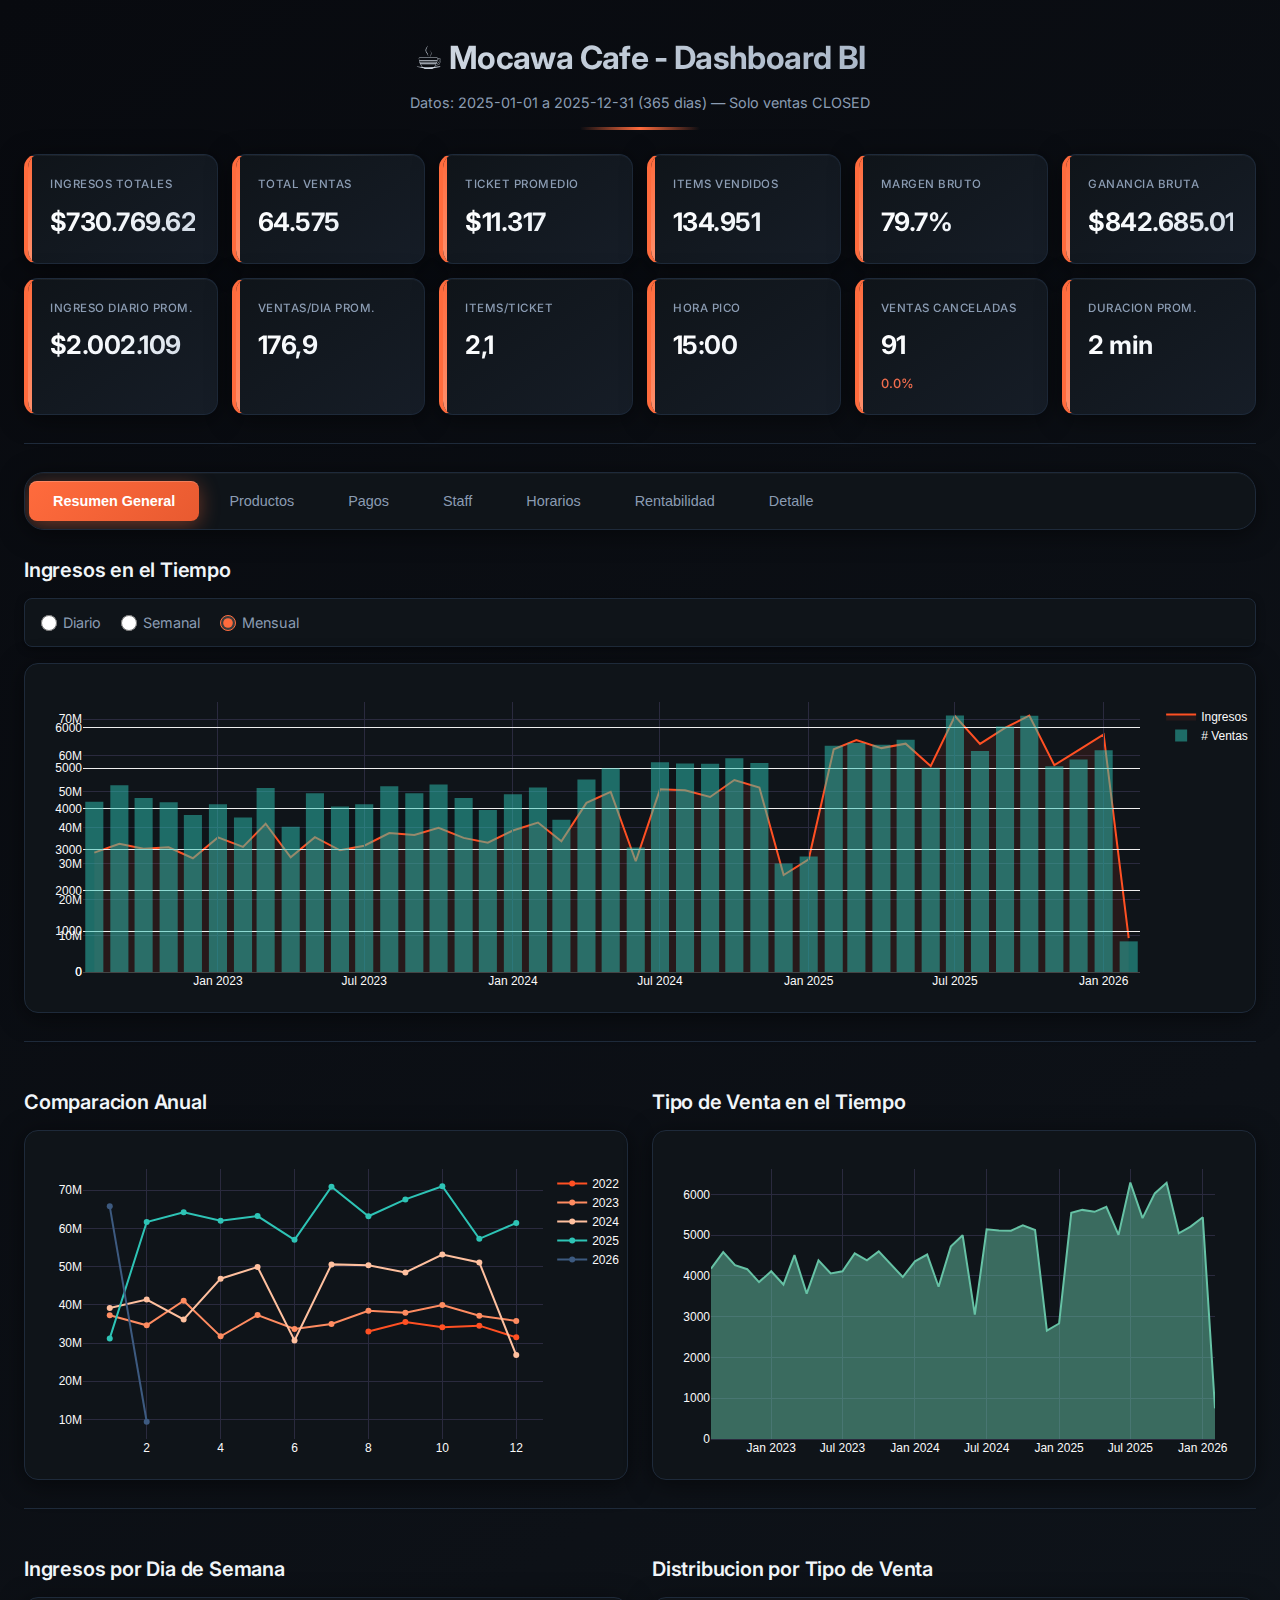
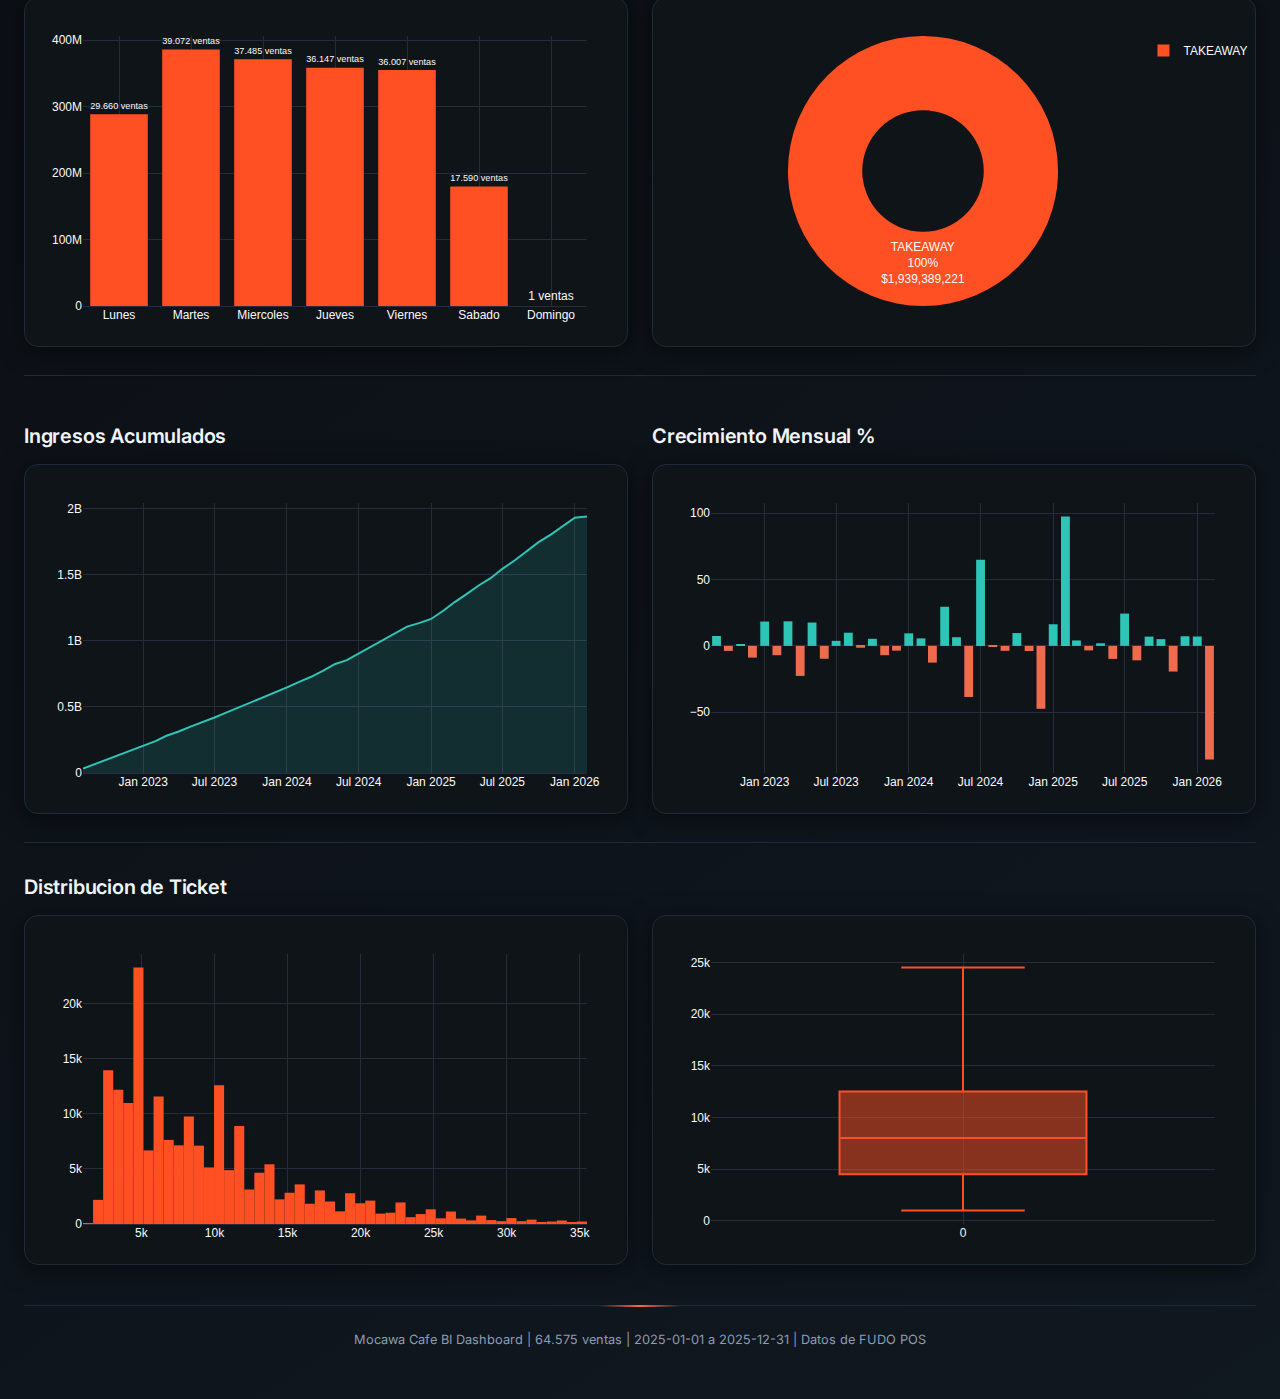
<file: docs/index.html>
<!DOCTYPE html>
<html lang="es">
<head>
    <meta charset="UTF-8">
    <meta name="viewport" content="width=device-width, initial-scale=1.0">
    <title>Mocawa Cafe - BI Dashboard</title>
    <link rel="icon" href="data:image/svg+xml,<svg xmlns=%22http://www.w3.org/2000/svg%22 viewBox=%220 0 100 100%22><text y=%22.9em%22 font-size=%2290%22>☕</text></svg>">
    <link rel="preconnect" href="https://fonts.googleapis.com">
    <link rel="preconnect" href="https://fonts.gstatic.com" crossorigin>
    <link href="https://fonts.googleapis.com/css2?family=Inter:wght@400;500;600;700&display=swap" rel="stylesheet">
    <link rel="stylesheet" href="assets/style.css">
    <script src="https://cdn.plot.ly/plotly-2.27.0.min.js"></script>
</head>
<body>
    <!-- Header -->
    <header class="header">
        <h1>☕ Mocawa Cafe - Dashboard BI</h1>
        <p class="subtitle" id="dateRange">Cargando datos...</p>
        <!-- <a href="analysis.html" style="display:inline-block;margin-top:12px;background:linear-gradient(135deg,#ff5023 0%,#e04520 100%);color:#fff;padding:10px 24px;border-radius:8px;text-decoration:none;font-size:0.85rem;font-weight:600;box-shadow:0 4px 16px rgba(255,80,35,0.35);transition:all 0.25s ease;">Ver Analisis Estrategico &rarr;</a> -->
    </header>

    <!-- KPI Cards -->
    <section class="kpi-grid" id="kpiGrid">
        <div class="kpi-card" id="kpi-revenue"><span class="kpi-label">Ingresos Totales</span><span class="kpi-value">—</span></div>
        <div class="kpi-card" id="kpi-sales"><span class="kpi-label">Total Ventas</span><span class="kpi-value">—</span></div>
        <div class="kpi-card" id="kpi-ticket"><span class="kpi-label">Ticket Promedio</span><span class="kpi-value">—</span></div>
        <div class="kpi-card" id="kpi-items"><span class="kpi-label">Items Vendidos</span><span class="kpi-value">—</span></div>
        <div class="kpi-card" id="kpi-margin"><span class="kpi-label">Margen Bruto</span><span class="kpi-value">—</span></div>
        <div class="kpi-card" id="kpi-profit"><span class="kpi-label">Ganancia Bruta</span><span class="kpi-value">—</span></div>
        <div class="kpi-card" id="kpi-daily-rev"><span class="kpi-label">Ingreso Diario Prom.</span><span class="kpi-value">—</span></div>
        <div class="kpi-card" id="kpi-daily-sales"><span class="kpi-label">Ventas/Dia Prom.</span><span class="kpi-value">—</span></div>
        <div class="kpi-card" id="kpi-items-ticket"><span class="kpi-label">Items/Ticket</span><span class="kpi-value">—</span></div>
        <div class="kpi-card" id="kpi-peak"><span class="kpi-label">Hora Pico</span><span class="kpi-value">—</span></div>
        <div class="kpi-card" id="kpi-canceled"><span class="kpi-label">Ventas Canceladas</span><span class="kpi-value">—</span><span class="kpi-delta"></span></div>
        <div class="kpi-card" id="kpi-duration"><span class="kpi-label">Duracion Prom.</span><span class="kpi-value">—</span></div>
    </section>

    <hr class="divider">

    <!-- Tab Bar -->
    <nav class="tab-bar">
        <button class="tab-btn active" data-tab="overview">Resumen General</button>
        <button class="tab-btn" data-tab="products">Productos</button>
        <button class="tab-btn" data-tab="payments">Pagos</button>
        <button class="tab-btn" data-tab="staff">Staff</button>
        <button class="tab-btn" data-tab="time">Horarios</button>
        <button class="tab-btn" data-tab="profit">Rentabilidad</button>
        <button class="tab-btn" data-tab="detail">Detalle</button>
    </nav>

    <!-- Tab: Resumen General -->
    <section class="tab-content active" id="tab-overview">
        <h2>Ingresos en el Tiempo</h2>
        <div class="radio-group" id="granularity">
            <label><input type="radio" name="gran" value="daily"> Diario</label>
            <label><input type="radio" name="gran" value="weekly"> Semanal</label>
            <label><input type="radio" name="gran" value="monthly" checked> Mensual</label>
        </div>
        <div class="chart" id="chart-revenue"></div>
        <hr class="divider">
        <div class="row-2">
            <div>
                <h2>Comparacion Anual</h2>
                <div class="chart" id="chart-yoy"></div>
            </div>
            <div>
                <h2>Tipo de Venta en el Tiempo</h2>
                <div class="chart" id="chart-type-trend"></div>
            </div>
        </div>
        <hr class="divider">
        <div class="row-2">
            <div>
                <h2>Ingresos por Dia de Semana</h2>
                <div class="chart" id="chart-dow"></div>
            </div>
            <div>
                <h2>Distribucion por Tipo de Venta</h2>
                <div class="chart" id="chart-type-dist"></div>
            </div>
        </div>
        <hr class="divider">
        <div class="row-2">
            <div>
                <h2>Ingresos Acumulados</h2>
                <div class="chart" id="chart-cumulative"></div>
            </div>
            <div>
                <h2>Crecimiento Mensual %</h2>
                <div class="chart" id="chart-growth"></div>
            </div>
        </div>
        <hr class="divider">
        <h2>Distribucion de Ticket</h2>
        <div class="row-2">
            <div>
                <div class="chart" id="chart-histogram"></div>
            </div>
            <div>
                <div class="chart" id="chart-boxplot"></div>
            </div>
        </div>
    </section>

    <!-- Tab: Productos -->
    <section class="tab-content" id="tab-products">
        <h2>Analisis de Productos</h2>
        <div class="row-2">
            <div>
                <h3>Top 20 por Ingresos</h3>
                <div class="chart" id="chart-top-rev"></div>
            </div>
            <div>
                <h3>Top 20 por Cantidad</h3>
                <div class="chart" id="chart-top-qty"></div>
            </div>
        </div>
        <hr class="divider">
        <div class="row-2">
            <div>
                <h2>Ventas por Categoria</h2>
                <div class="chart" id="chart-cat-pie"></div>
            </div>
            <div>
                <h2>Tendencia por Categoria</h2>
                <div class="chart" id="chart-cat-trend"></div>
            </div>
        </div>
        <hr class="divider">
        <h2>Treemap de Productos</h2>
        <div class="chart" id="chart-treemap"></div>
        <hr class="divider">
        <h2>Tabla Completa de Productos</h2>
        <div class="table-container" id="product-table"></div>
    </section>

    <!-- Tab: Pagos -->
    <section class="tab-content" id="tab-payments">
        <h2>Analisis de Metodos de Pago</h2>
        <div class="row-2">
            <div>
                <h3>Distribucion por Metodo</h3>
                <div class="chart" id="chart-pay-dist"></div>
            </div>
            <div>
                <h3>Conteo de Transacciones por Metodo</h3>
                <div class="chart" id="chart-pay-count"></div>
            </div>
        </div>
        <hr class="divider">
        <h2>Tendencia de Metodos de Pago</h2>
        <div class="chart" id="chart-pay-trend"></div>
        <hr class="divider">
        <h2>Participacion % de Metodos en el Tiempo</h2>
        <div class="chart" id="chart-pay-share"></div>
        <hr class="divider">
        <h2>Monto Promedio por Metodo</h2>
        <div class="chart" id="chart-pay-avg"></div>
    </section>

    <!-- Tab: Staff -->
    <section class="tab-content" id="tab-staff">
        <h2>Rendimiento por Mesero/a</h2>
        <div class="row-2">
            <div>
                <h3>Ingresos por Mesero/a</h3>
                <div class="chart" id="chart-waiter-rev"></div>
            </div>
            <div>
                <h3>Ticket Promedio por Mesero/a</h3>
                <div class="chart" id="chart-waiter-ticket"></div>
            </div>
        </div>
        <hr class="divider">
        <h2>Tabla de Rendimiento</h2>
        <div class="table-container" id="waiter-table"></div>
        <hr class="divider">
        <h2>Actividad de Staff en el Tiempo</h2>
        <div class="chart" id="chart-waiter-time"></div>
        <hr class="divider">
        <h2>Rendimiento Mensual por Mesero/a</h2>
        <div style="display:flex;align-items:center;gap:12px;margin-bottom:12px;flex-wrap:wrap;">
            <label for="month-select" style="color:#a0a0b0;font-size:0.9rem;">Mes:</label>
            <select id="month-select" style="background:#1a1a2e;color:#fafafa;border:1px solid #2a2a3e;border-radius:6px;padding:6px 12px;font-size:0.9rem;"></select>
        </div>
        <div class="row-2">
            <div>
                <h3>Ventas e Ingresos por Mesero</h3>
                <div class="chart" id="chart-waiter-monthly-rev"></div>
            </div>
            <div>
                <h3>Duracion Promedio por Pedido (min)</h3>
                <div class="chart" id="chart-waiter-monthly-dur"></div>
            </div>
        </div>
        <div class="table-container" id="waiter-monthly-table"></div>
    </section>

    <!-- Tab: Horarios -->
    <section class="tab-content" id="tab-time">
        <h2>Patrones de Horario</h2>
        <h3>Mapa de Calor: Ingresos por Dia y Hora</h3>
        <div class="chart" id="chart-heatmap-rev"></div>
        <hr class="divider">
        <div class="row-2">
            <div>
                <h3>Ingresos por Hora del Dia</h3>
                <div class="chart" id="chart-hourly"></div>
            </div>
            <div>
                <h3>Ventas por Dia de Semana</h3>
                <div class="chart" id="chart-dow2"></div>
            </div>
        </div>
        <hr class="divider">
        <h3>Mapa de Calor: Cantidad de Ventas por Dia y Hora</h3>
        <div class="chart" id="chart-heatmap-sales"></div>
    </section>

    <!-- Tab: Rentabilidad -->
    <section class="tab-content" id="tab-profit">
        <h2>Analisis de Rentabilidad</h2>
        <div class="row-2">
            <div>
                <h3>Margen Bruto % por Categoria</h3>
                <div class="chart" id="chart-cat-margin"></div>
            </div>
            <div>
                <h3>Ganancia Bruta por Categoria ($)</h3>
                <div class="chart" id="chart-cat-profit"></div>
            </div>
        </div>
        <hr class="divider">
        <h2>Margen Bruto % en el Tiempo</h2>
        <div class="chart" id="chart-margin-time"></div>
        <hr class="divider">
        <div class="row-2">
            <div>
                <h3>Top 15 Mas Rentables ($)</h3>
                <div class="table-container" id="top-margin-table"></div>
            </div>
            <div>
                <h3>Top 15 Menor Margen %</h3>
                <div class="table-container" id="bot-margin-table"></div>
            </div>
        </div>
        <hr class="divider">
        <h2>Productos: Ingresos vs Margen % (tamano = cantidad)</h2>
        <div class="chart" id="chart-scatter"></div>
    </section>

    <!-- Tab: Detalle -->
    <section class="tab-content" id="tab-detail">
        <h2>Datos Detallados</h2>
        <div class="row-3" id="detail-summary"></div>
        <hr class="divider">
        <div id="detail-expenses"></div>
        <h2>Ultimas 100 Ventas</h2>
        <div class="table-container" id="recent-sales-table"></div>
    </section>

    <!-- Footer -->
    <footer class="footer" id="footer">
        Mocawa Cafe BI Dashboard | Datos de FUDO POS
    </footer>

    <script src="assets/dashboard.js"></script>
</body>
</html>
</file>
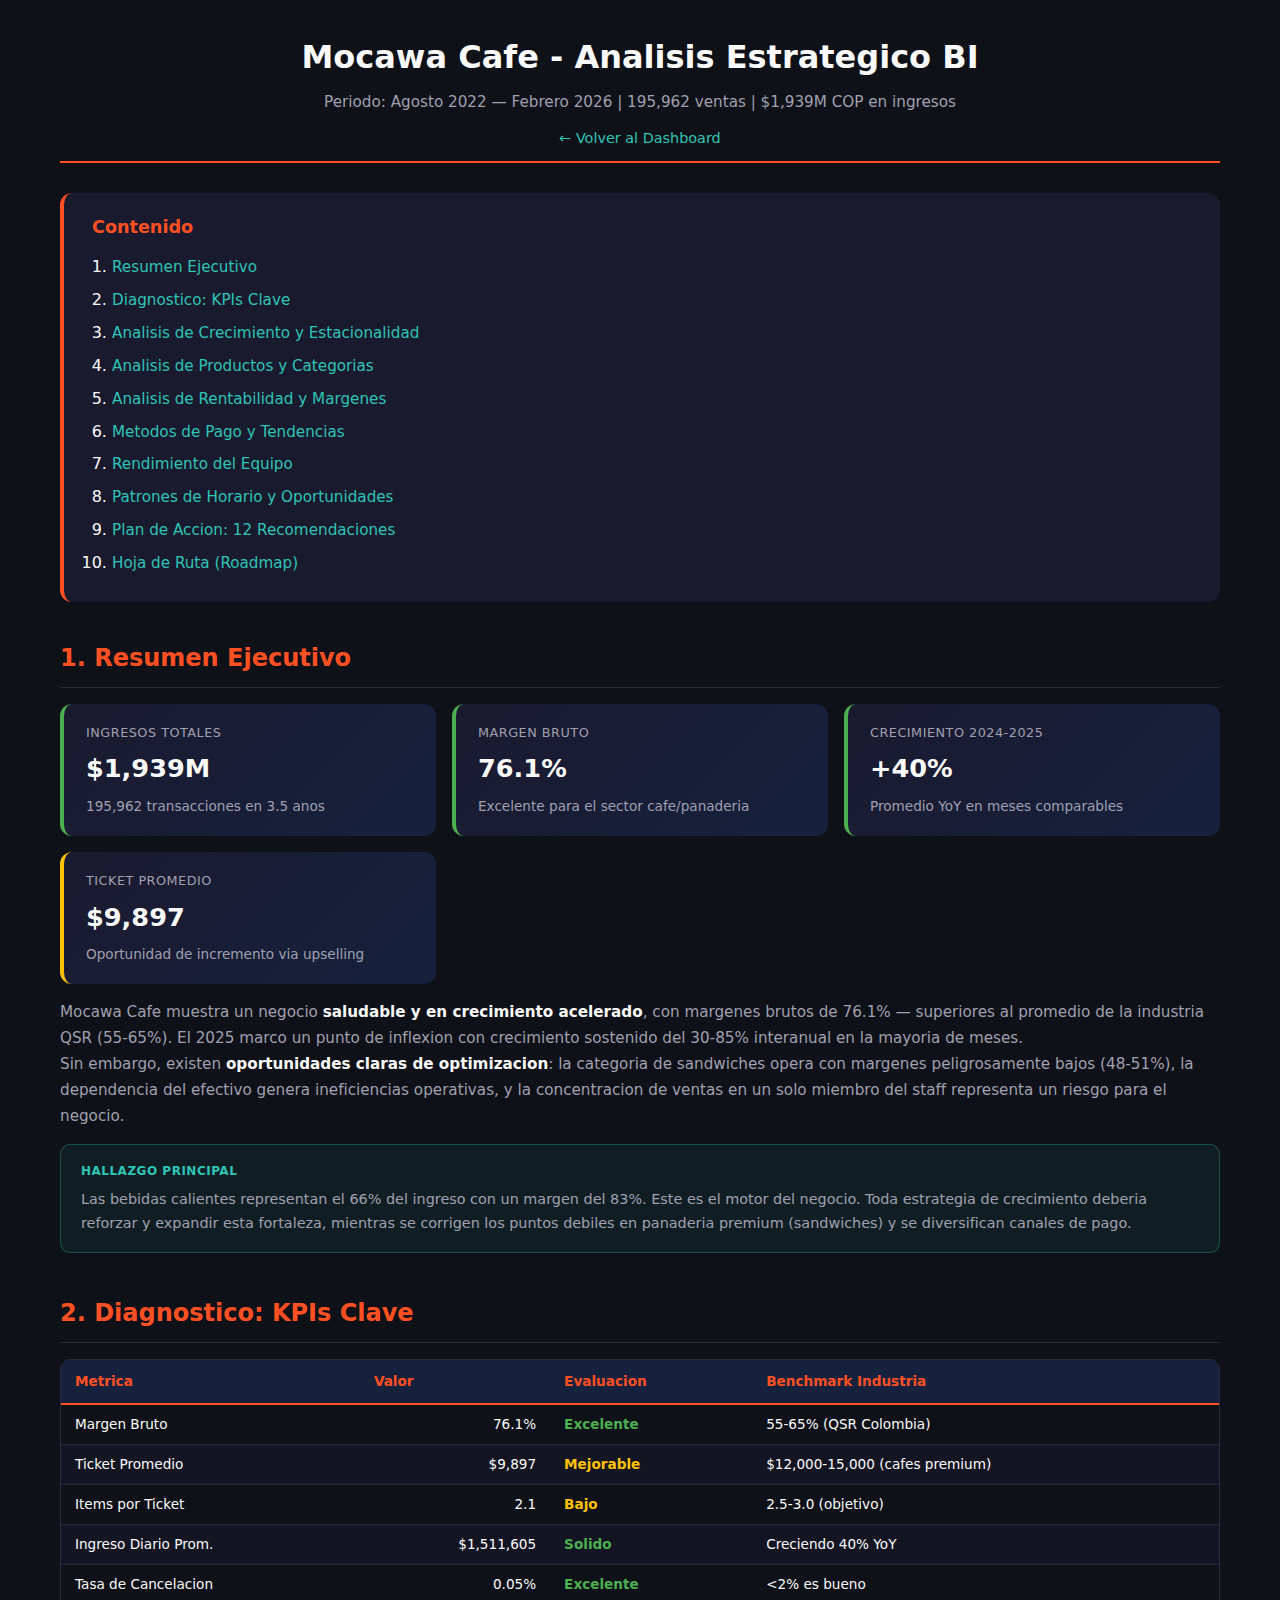
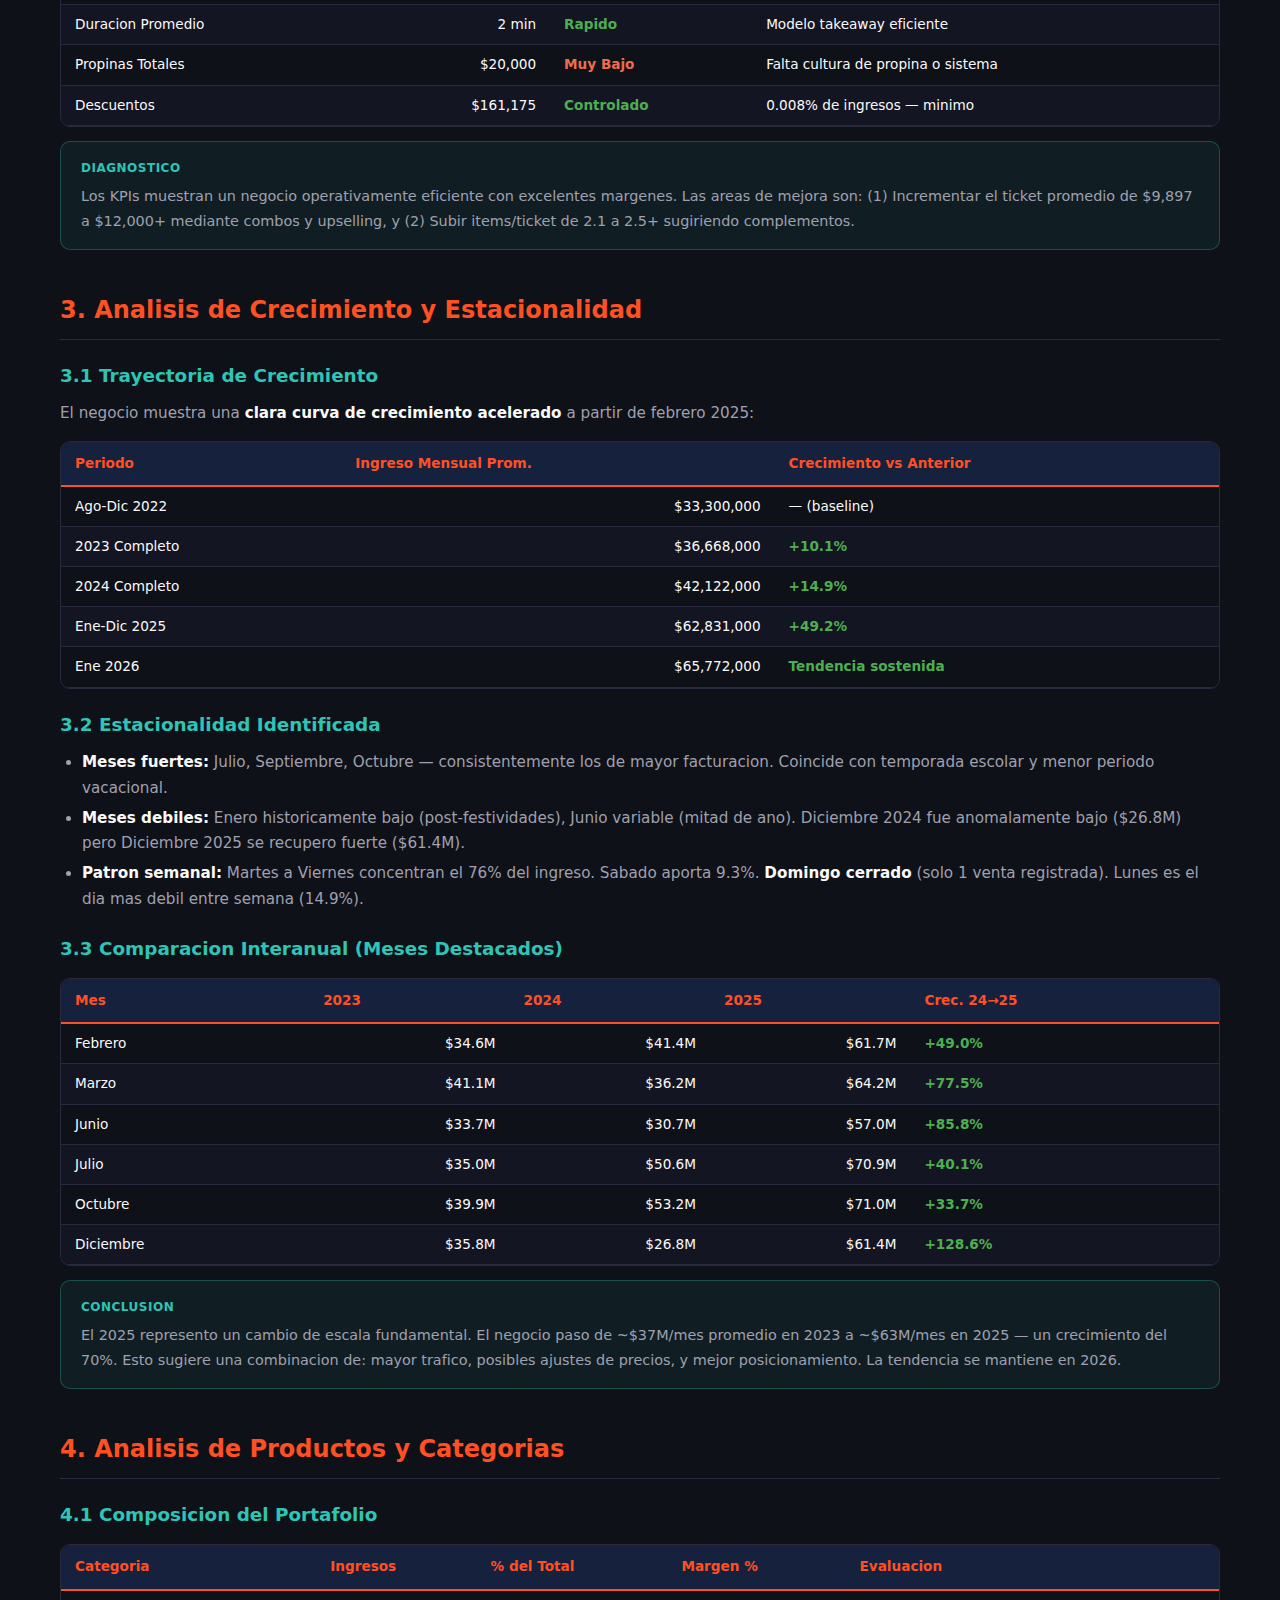
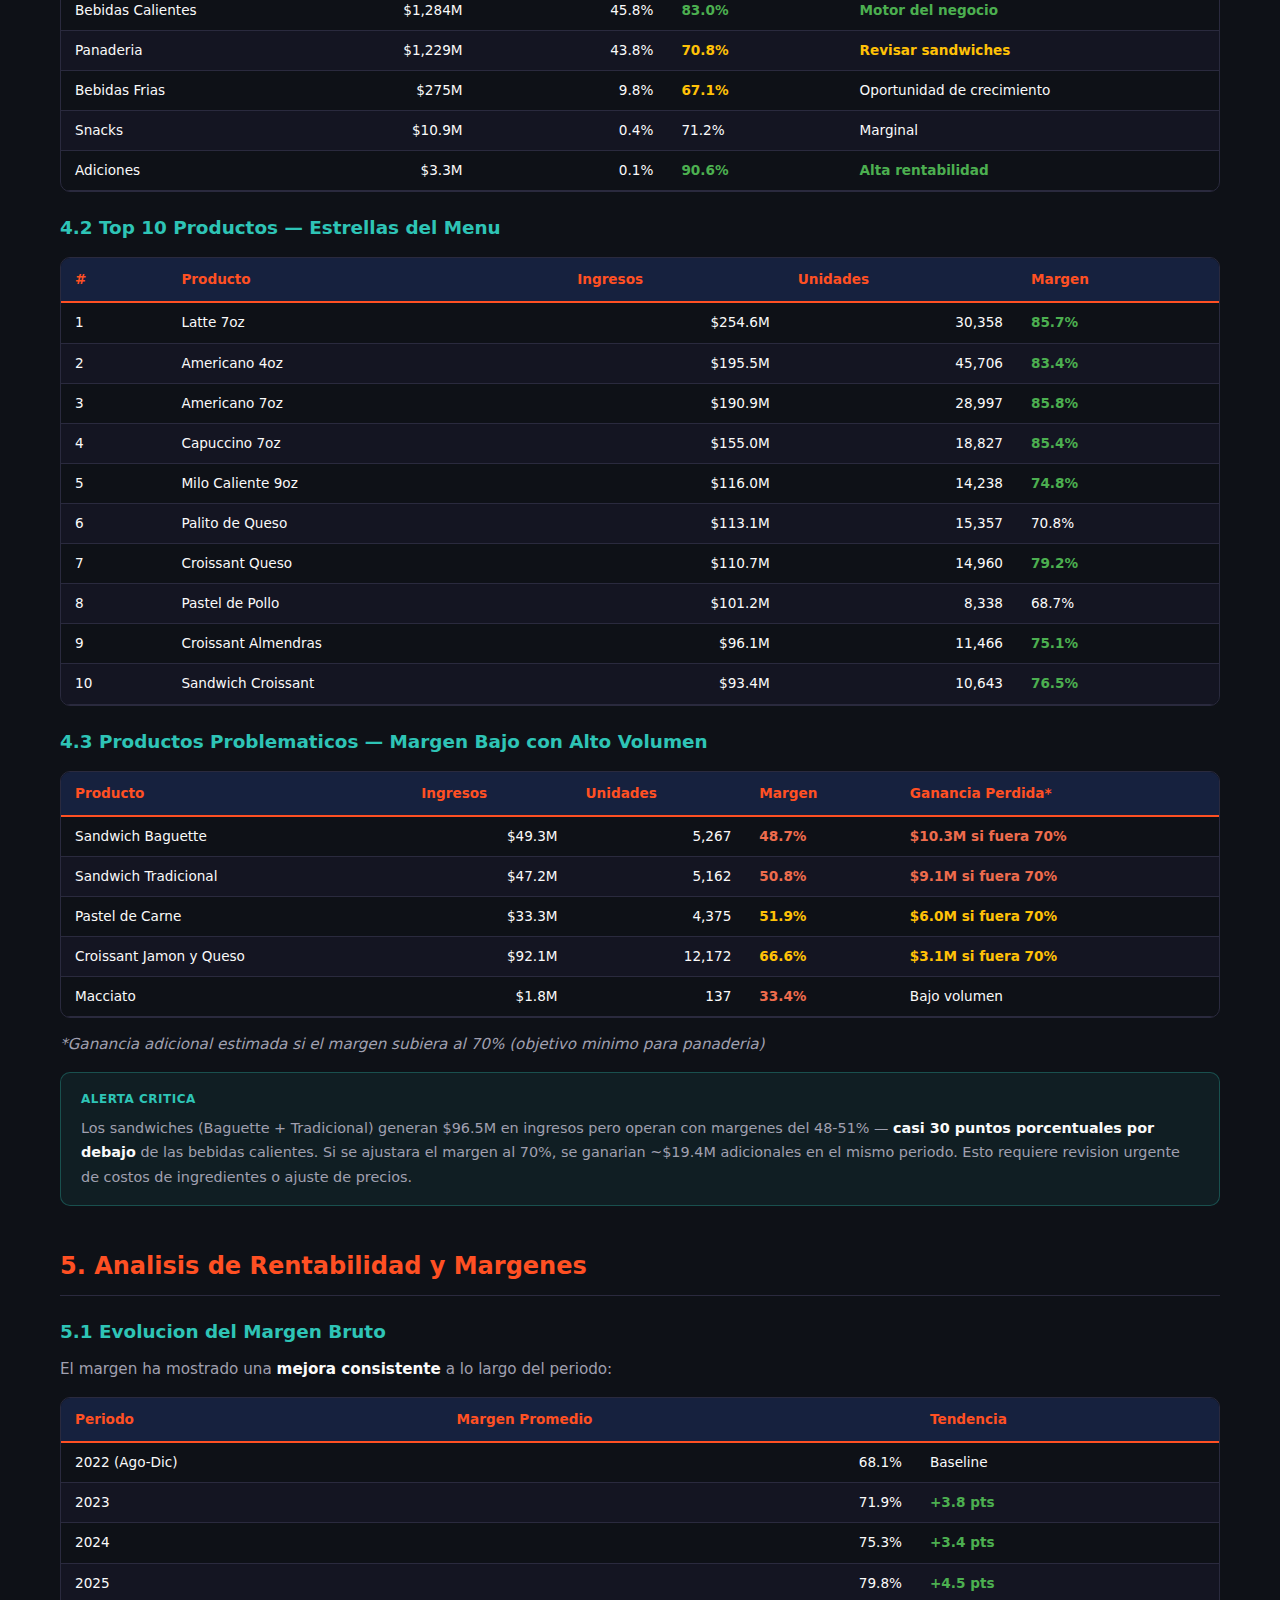
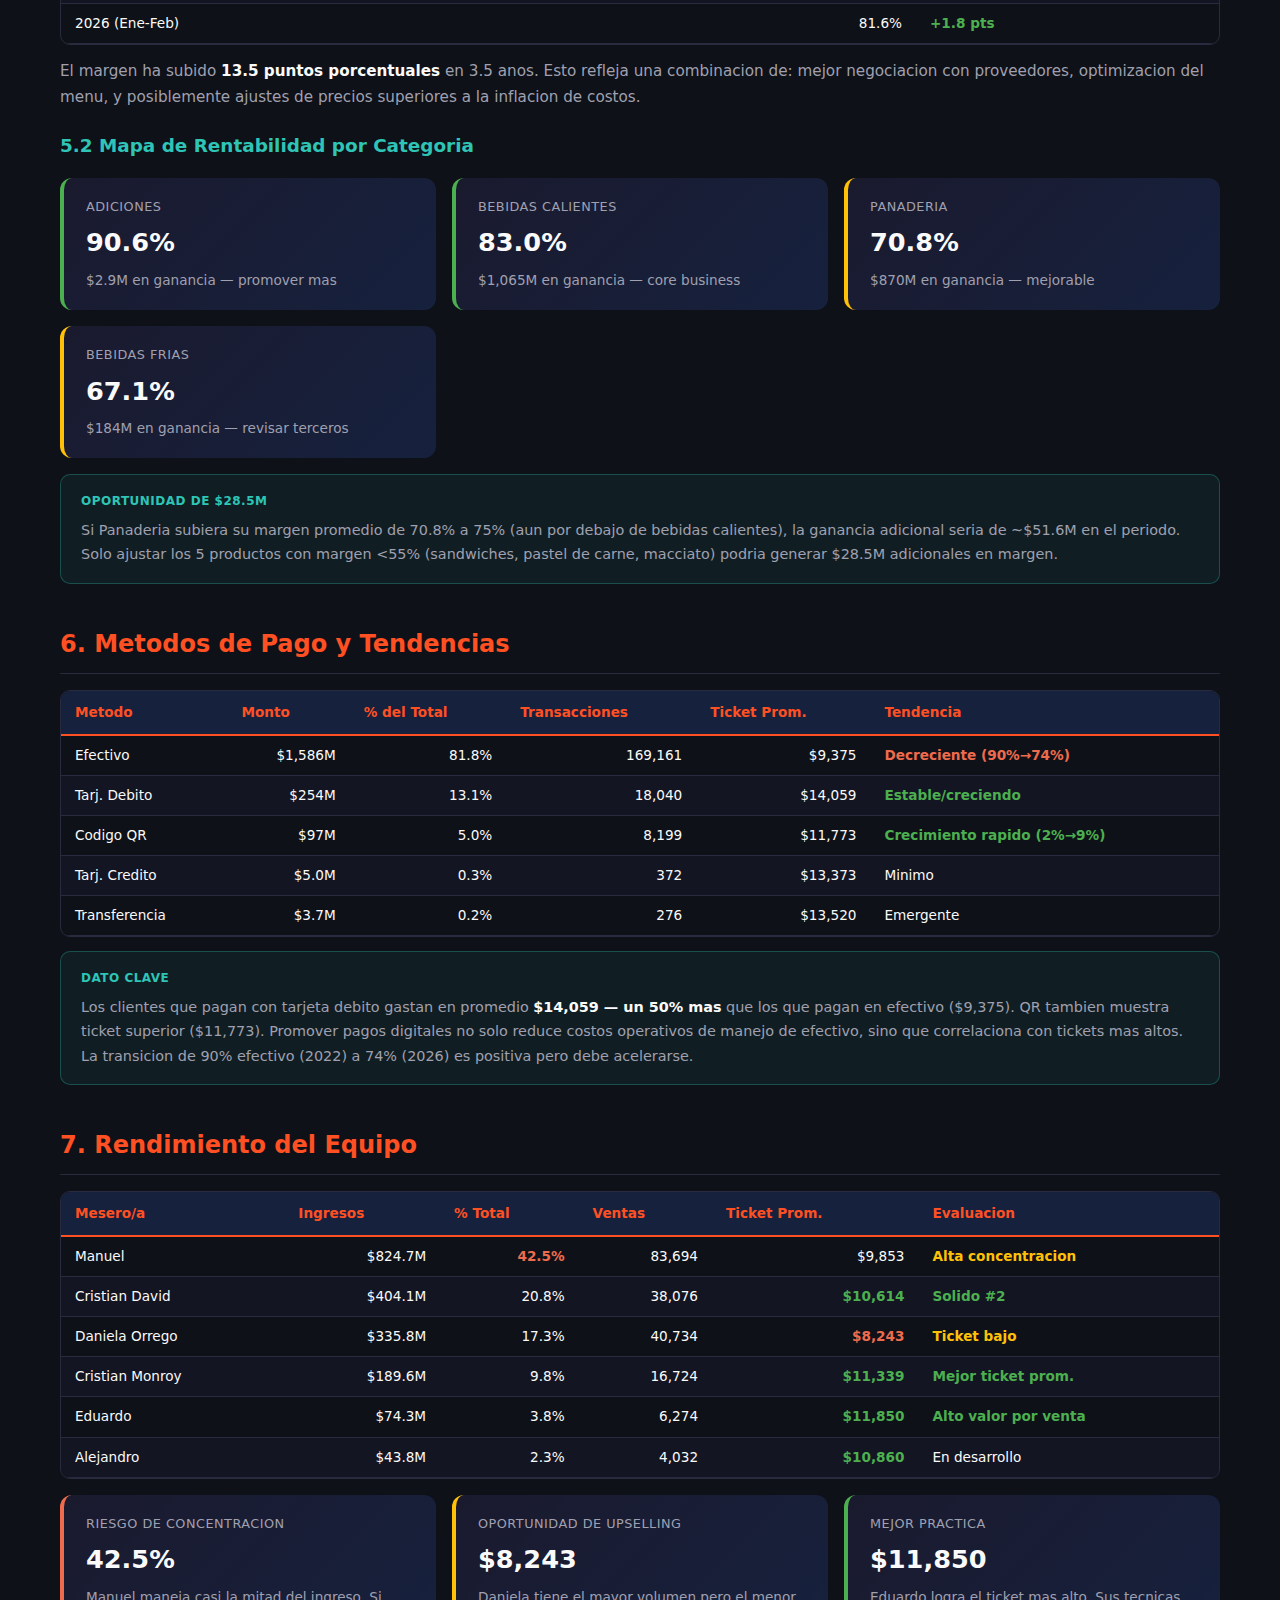
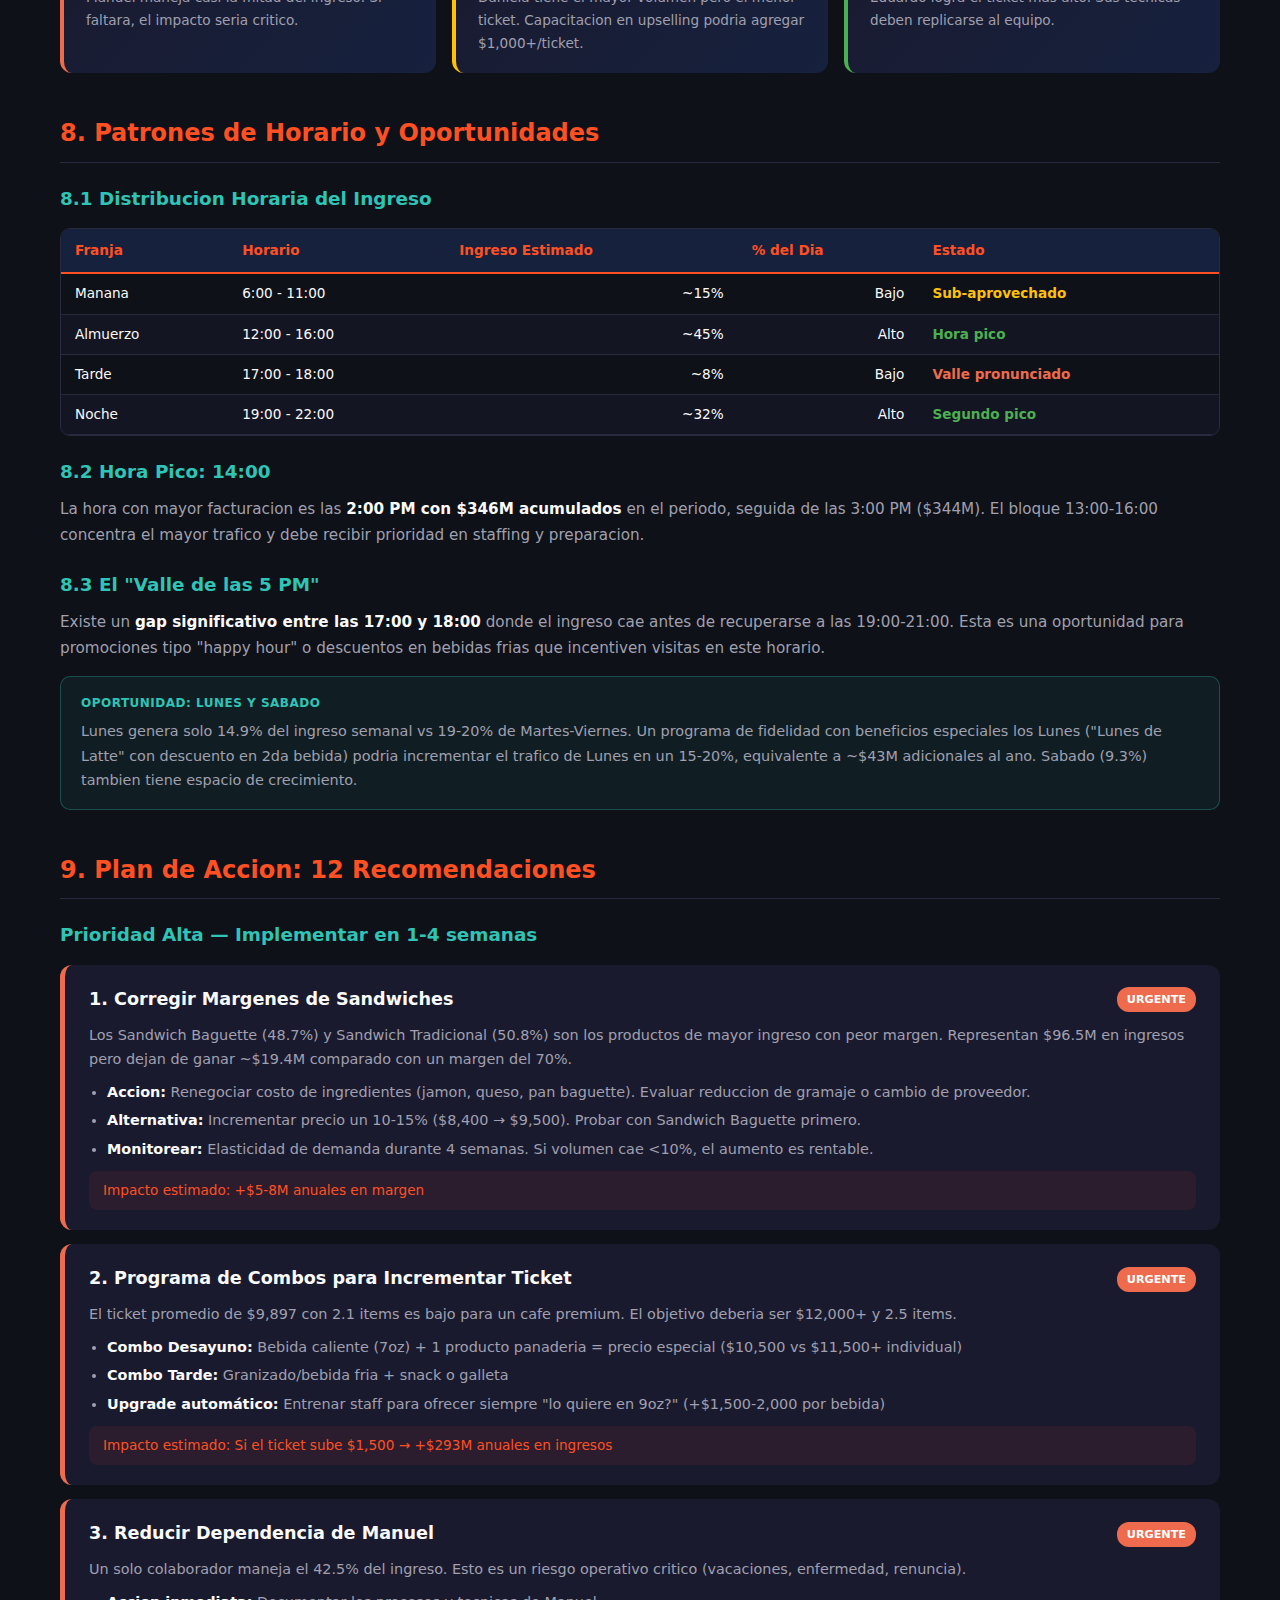
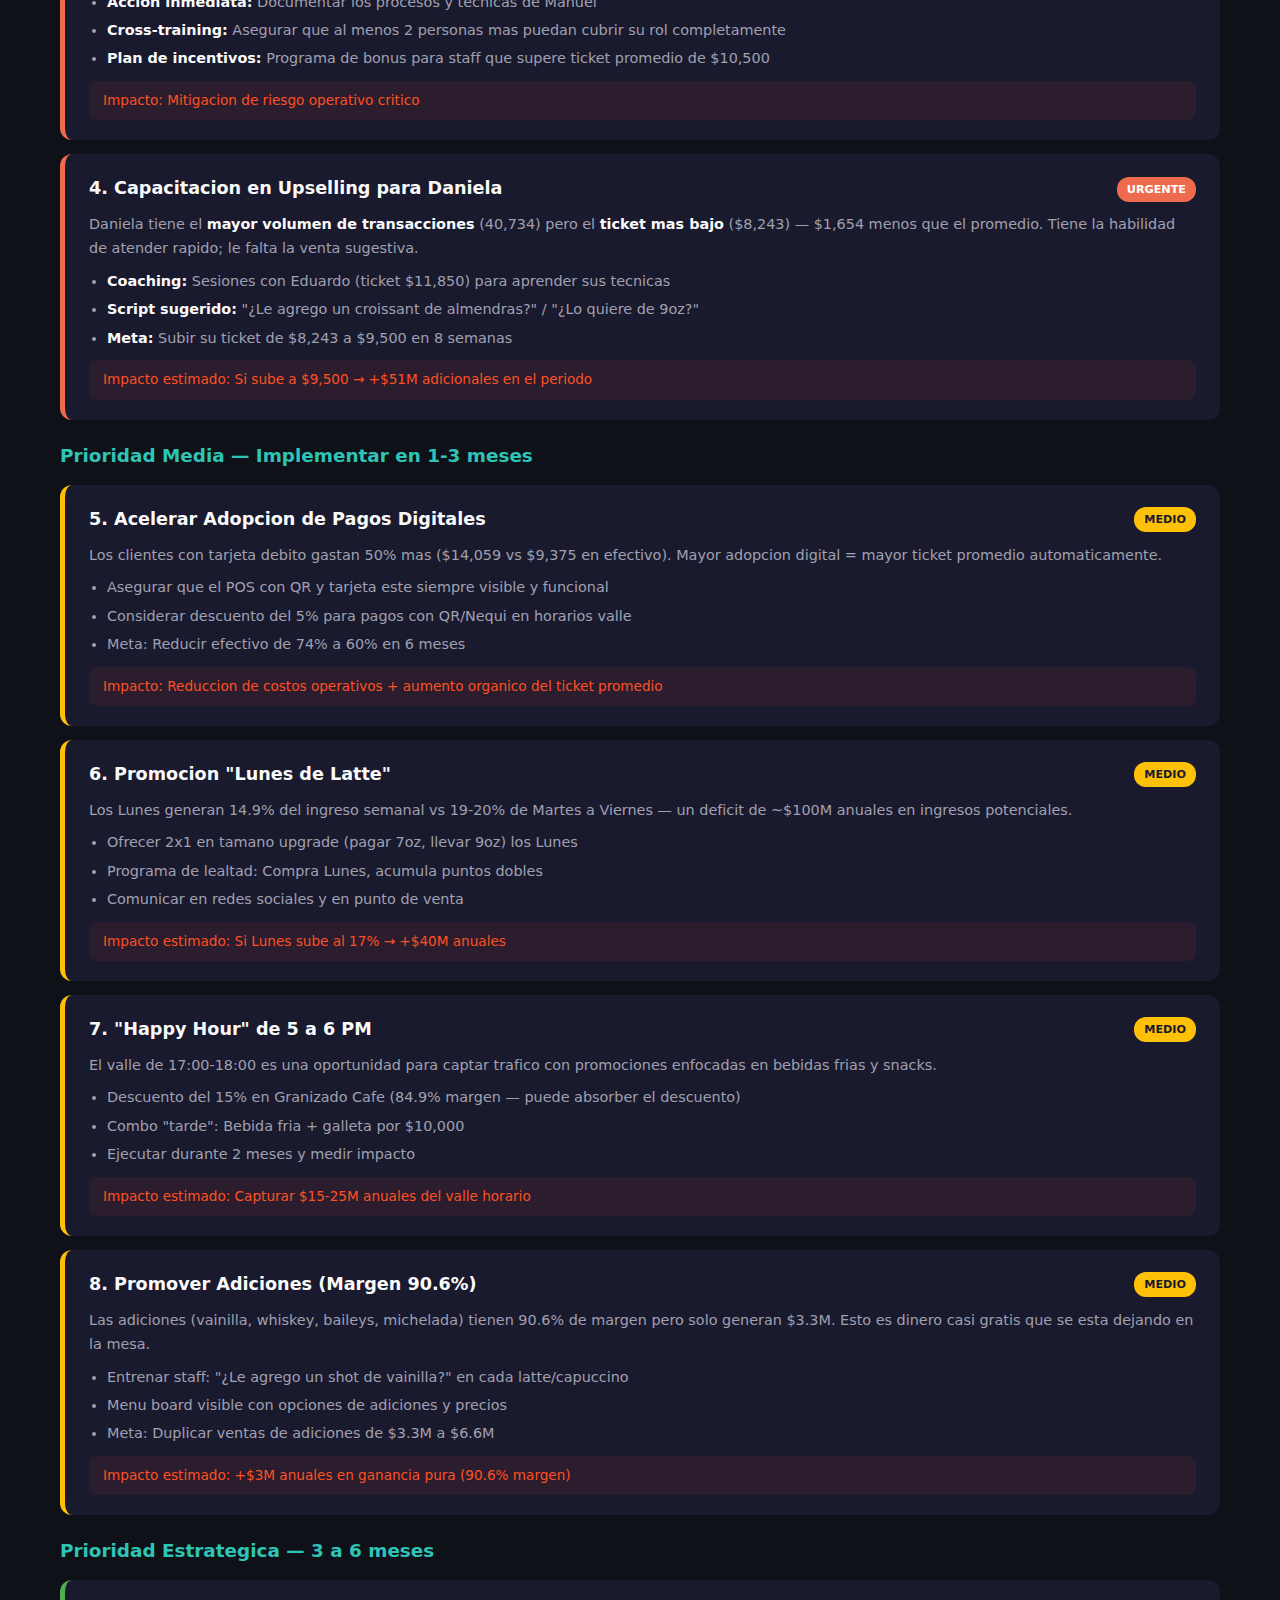
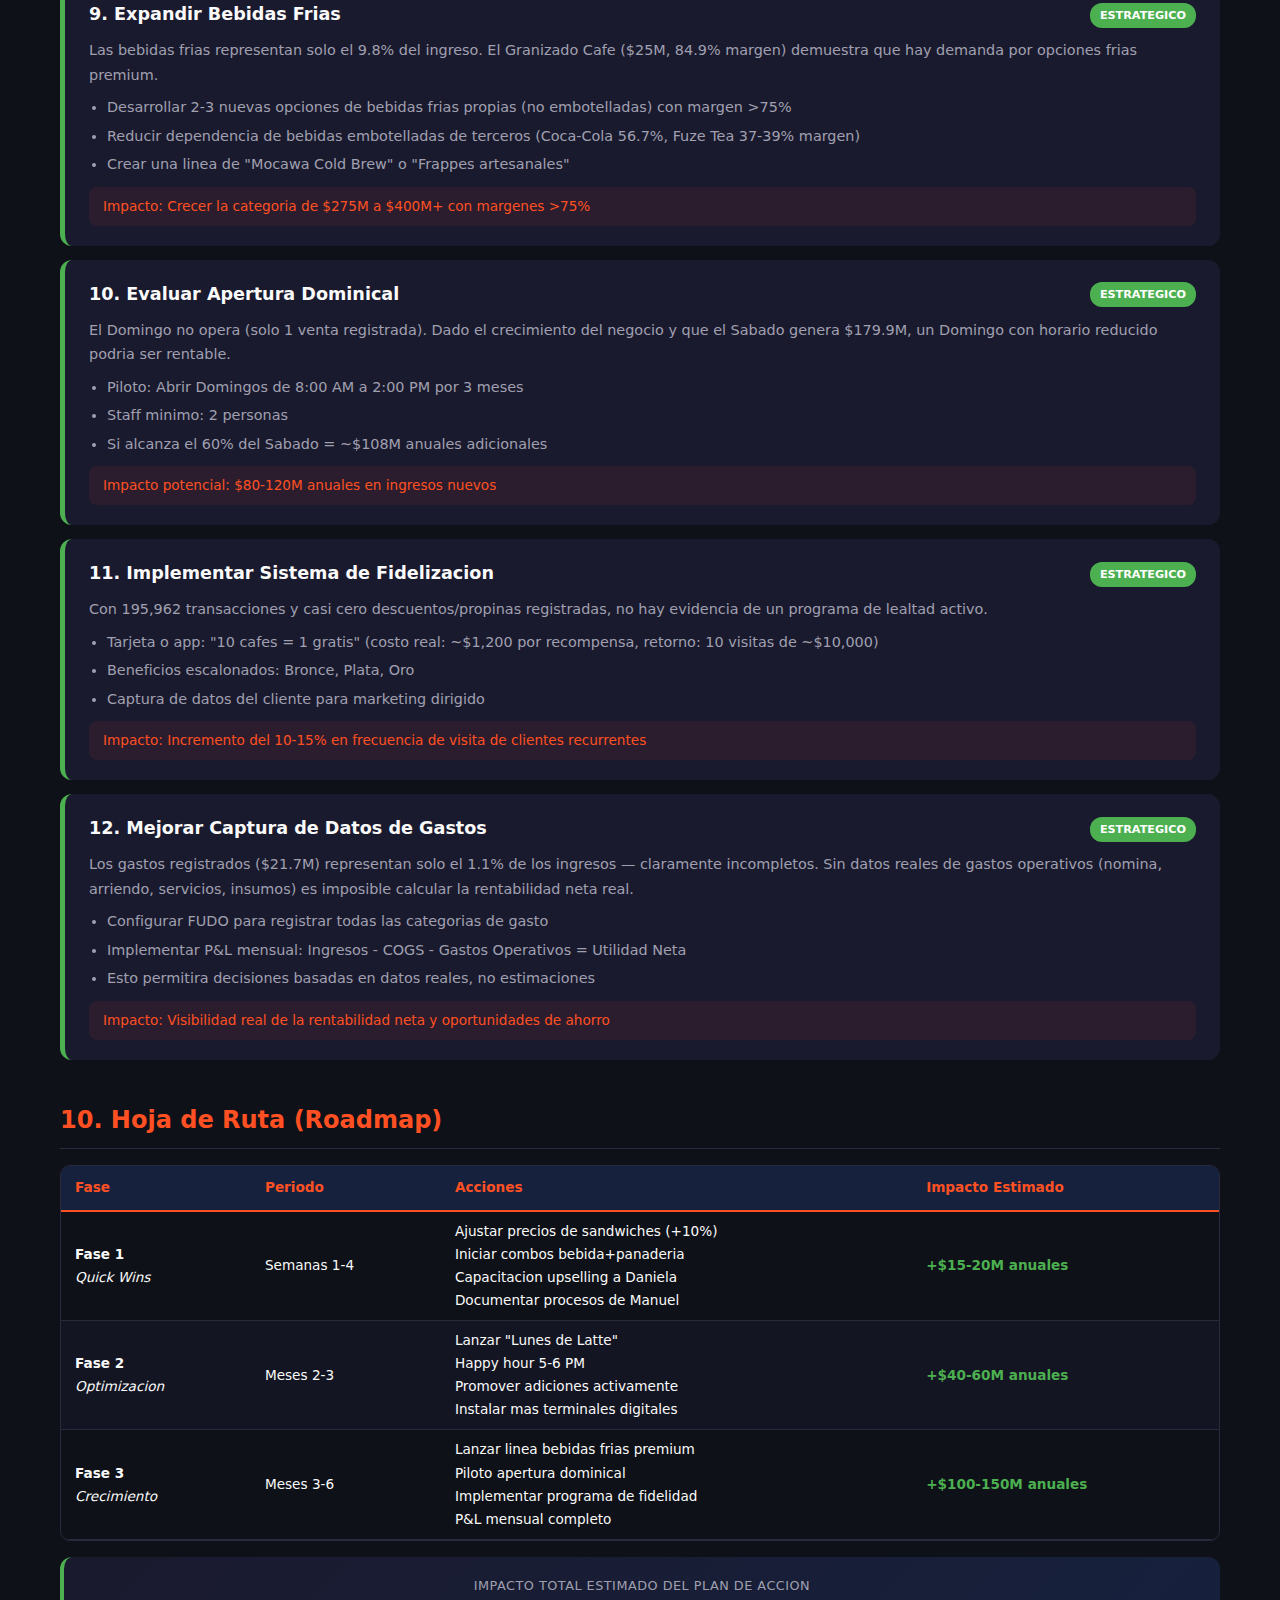
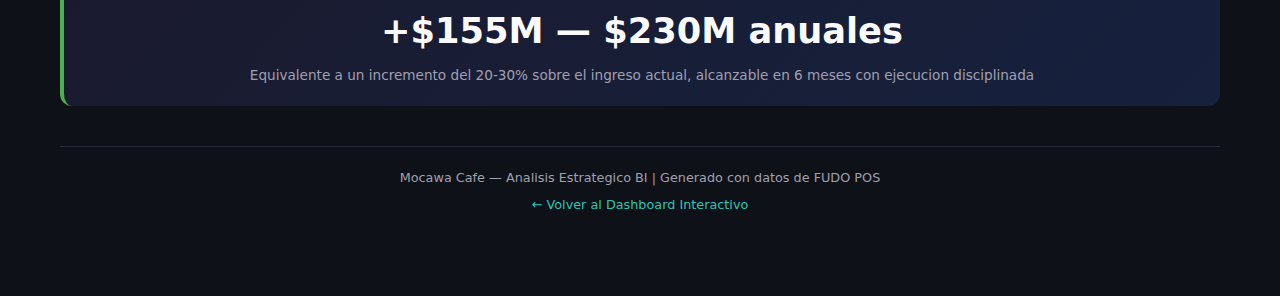
<file: docs/analysis.html>
<!DOCTYPE html>
<html lang="es">
<head>
    <meta charset="UTF-8">
    <meta name="viewport" content="width=device-width, initial-scale=1.0">
    <title>Mocawa Cafe - Analisis BI &amp; Recomendaciones</title>
    <link rel="icon" href="data:image/svg+xml,<svg xmlns=%22http://www.w3.org/2000/svg%22 viewBox=%220 0 100 100%22><text y=%22.9em%22 font-size=%2290%22>☕</text></svg>">
    <style>
        *, *::before, *::after { box-sizing: border-box; margin: 0; padding: 0; }
        :root {
            --bg: #0e1117;
            --surface: #1a1a2e;
            --surface2: #16213e;
            --accent: #ff5023;
            --accent2: #2ec4b6;
            --green: #4caf50;
            --yellow: #ffc107;
            --red: #ee6c4d;
            --text: #fafafa;
            --text-muted: #a0a0b0;
            --border: #2a2a3e;
        }
        body {
            background: var(--bg);
            color: var(--text);
            font-family: "Segoe UI", system-ui, -apple-system, sans-serif;
            line-height: 1.7;
            padding: 0 20px 60px;
            max-width: 1200px;
            margin: 0 auto;
        }
        a { color: var(--accent2); text-decoration: none; }
        a:hover { text-decoration: underline; }

        /* Header */
        .header {
            text-align: center;
            padding: 30px 0 10px;
            border-bottom: 2px solid var(--accent);
            margin-bottom: 30px;
        }
        .header h1 { font-size: 2rem; font-weight: 700; }
        .header .subtitle { color: var(--text-muted); font-size: 0.95rem; margin-top: 6px; }
        .back-link { display: inline-block; margin-top: 10px; font-size: 0.9rem; }

        /* TOC */
        .toc {
            background: var(--surface);
            border-radius: 12px;
            padding: 20px 28px;
            margin-bottom: 36px;
            border-left: 4px solid var(--accent);
        }
        .toc h2 { font-size: 1.1rem; margin-bottom: 10px; color: var(--accent); }
        .toc ol { padding-left: 20px; }
        .toc li { margin: 5px 0; }
        .toc a { color: var(--accent2); font-size: 0.95rem; }

        /* Section */
        .section {
            margin-bottom: 40px;
        }
        .section h2 {
            font-size: 1.5rem;
            color: var(--accent);
            border-bottom: 1px solid var(--border);
            padding-bottom: 8px;
            margin-bottom: 16px;
        }
        .section h3 {
            font-size: 1.15rem;
            color: var(--accent2);
            margin: 20px 0 10px;
        }
        .section p, .section li {
            color: var(--text-muted);
            font-size: 0.95rem;
        }
        .section ul, .section ol {
            padding-left: 22px;
            margin: 8px 0;
        }
        .section li { margin: 4px 0; }
        .section strong { color: var(--text); }

        /* Highlight cards */
        .highlight-grid {
            display: grid;
            grid-template-columns: repeat(auto-fit, minmax(280px, 1fr));
            gap: 16px;
            margin: 16px 0;
        }
        .highlight-card {
            background: linear-gradient(135deg, var(--surface) 0%, var(--surface2) 100%);
            border-radius: 12px;
            padding: 18px 22px;
            border-left: 4px solid var(--accent);
        }
        .highlight-card.green { border-left-color: var(--green); }
        .highlight-card.yellow { border-left-color: var(--yellow); }
        .highlight-card.red { border-left-color: var(--red); }
        .highlight-card .card-title {
            font-size: 0.8rem;
            text-transform: uppercase;
            letter-spacing: 0.5px;
            color: var(--text-muted);
            margin-bottom: 4px;
        }
        .highlight-card .card-value {
            font-size: 1.6rem;
            font-weight: 700;
        }
        .highlight-card .card-desc {
            font-size: 0.85rem;
            color: var(--text-muted);
            margin-top: 4px;
        }

        /* Recommendation cards */
        .rec-card {
            background: var(--surface);
            border-radius: 12px;
            padding: 20px 24px;
            margin: 14px 0;
            border-left: 5px solid var(--accent);
            position: relative;
        }
        .rec-card.high { border-left-color: var(--red); }
        .rec-card.medium { border-left-color: var(--yellow); }
        .rec-card.low { border-left-color: var(--green); }
        .rec-card .rec-header {
            display: flex;
            justify-content: space-between;
            align-items: center;
            margin-bottom: 8px;
        }
        .rec-card .rec-title {
            font-size: 1.1rem;
            font-weight: 700;
            color: var(--text);
        }
        .rec-card .rec-badge {
            font-size: 0.7rem;
            padding: 3px 10px;
            border-radius: 12px;
            font-weight: 600;
            text-transform: uppercase;
        }
        .rec-card.high .rec-badge { background: var(--red); color: #fff; }
        .rec-card.medium .rec-badge { background: var(--yellow); color: #1a1a2e; }
        .rec-card.low .rec-badge { background: var(--green); color: #fff; }
        .rec-card p, .rec-card li { color: var(--text-muted); font-size: 0.9rem; }
        .rec-card ul { padding-left: 18px; margin: 8px 0; }
        .rec-card .impact {
            margin-top: 10px;
            padding: 8px 14px;
            background: rgba(255, 80, 35, 0.08);
            border-radius: 8px;
            font-size: 0.85rem;
            color: var(--accent);
        }

        /* Data tables */
        .data-table-wrap {
            overflow-x: auto;
            border-radius: 10px;
            border: 1px solid var(--border);
            margin: 14px 0;
        }
        table {
            width: 100%;
            border-collapse: collapse;
            font-size: 0.85rem;
        }
        th {
            background: var(--surface2);
            color: var(--accent);
            padding: 10px 14px;
            text-align: left;
            font-weight: 600;
            border-bottom: 2px solid var(--accent);
            white-space: nowrap;
        }
        td {
            padding: 8px 14px;
            border-bottom: 1px solid var(--border);
            white-space: nowrap;
        }
        td.num { text-align: right; font-variant-numeric: tabular-nums; }
        tr:nth-child(even) { background: rgba(26,26,46,0.5); }
        .bad { color: var(--red); font-weight: 600; }
        .good { color: var(--green); font-weight: 600; }
        .warn { color: var(--yellow); font-weight: 600; }

        /* Bar visual */
        .bar-bg {
            background: var(--border);
            border-radius: 4px;
            height: 8px;
            width: 100%;
            min-width: 80px;
        }
        .bar-fill {
            height: 100%;
            border-radius: 4px;
            background: var(--accent);
        }

        /* Insight box */
        .insight-box {
            background: rgba(46, 196, 182, 0.08);
            border: 1px solid rgba(46, 196, 182, 0.3);
            border-radius: 10px;
            padding: 16px 20px;
            margin: 14px 0;
        }
        .insight-box .insight-label {
            font-size: 0.75rem;
            text-transform: uppercase;
            letter-spacing: 0.5px;
            color: var(--accent2);
            font-weight: 700;
            margin-bottom: 6px;
        }
        .insight-box p { font-size: 0.9rem; color: var(--text-muted); }

        /* Footer */
        .footer {
            text-align: center;
            color: var(--text-muted);
            font-size: 0.8rem;
            padding: 20px 0;
            border-top: 1px solid var(--border);
            margin-top: 40px;
        }

        /* Responsive */
        @media (max-width: 768px) {
            .highlight-grid { grid-template-columns: 1fr; }
            body { padding: 0 12px 40px; }
            .header h1 { font-size: 1.4rem; }
        }
    </style>
</head>
<body>

<header class="header">
    <h1>Mocawa Cafe - Analisis Estrategico BI</h1>
    <p class="subtitle">Periodo: Agosto 2022 — Febrero 2026 | 195,962 ventas | $1,939M COP en ingresos</p>
    <a href="index.html" class="back-link">&larr; Volver al Dashboard</a>
</header>

<!-- Table of Contents -->
<nav class="toc">
    <h2>Contenido</h2>
    <ol>
        <li><a href="#executive">Resumen Ejecutivo</a></li>
        <li><a href="#kpis">Diagnostico: KPIs Clave</a></li>
        <li><a href="#growth">Analisis de Crecimiento y Estacionalidad</a></li>
        <li><a href="#products">Analisis de Productos y Categorias</a></li>
        <li><a href="#margins">Analisis de Rentabilidad y Margenes</a></li>
        <li><a href="#payments">Metodos de Pago y Tendencias</a></li>
        <li><a href="#staff">Rendimiento del Equipo</a></li>
        <li><a href="#time">Patrones de Horario y Oportunidades</a></li>
        <li><a href="#recommendations">Plan de Accion: 12 Recomendaciones</a></li>
        <li><a href="#roadmap">Hoja de Ruta (Roadmap)</a></li>
    </ol>
</nav>

<!-- 1. EXECUTIVE SUMMARY -->
<section class="section" id="executive">
    <h2>1. Resumen Ejecutivo</h2>

    <div class="highlight-grid">
        <div class="highlight-card green">
            <div class="card-title">Ingresos Totales</div>
            <div class="card-value">$1,939M</div>
            <div class="card-desc">195,962 transacciones en 3.5 anos</div>
        </div>
        <div class="highlight-card green">
            <div class="card-title">Margen Bruto</div>
            <div class="card-value">76.1%</div>
            <div class="card-desc">Excelente para el sector cafe/panaderia</div>
        </div>
        <div class="highlight-card green">
            <div class="card-title">Crecimiento 2024-2025</div>
            <div class="card-value">+40%</div>
            <div class="card-desc">Promedio YoY en meses comparables</div>
        </div>
        <div class="highlight-card yellow">
            <div class="card-title">Ticket Promedio</div>
            <div class="card-value">$9,897</div>
            <div class="card-desc">Oportunidad de incremento via upselling</div>
        </div>
    </div>

    <p>Mocawa Cafe muestra un negocio <strong>saludable y en crecimiento acelerado</strong>, con margenes brutos de 76.1% — superiores al promedio de la industria QSR (55-65%). El 2025 marco un punto de inflexion con crecimiento sostenido del 30-85% interanual en la mayoria de meses.</p>

    <p>Sin embargo, existen <strong>oportunidades claras de optimizacion</strong>: la categoria de sandwiches opera con margenes peligrosamente bajos (48-51%), la dependencia del efectivo genera ineficiencias operativas, y la concentracion de ventas en un solo miembro del staff representa un riesgo para el negocio.</p>

    <div class="insight-box">
        <div class="insight-label">Hallazgo Principal</div>
        <p>Las bebidas calientes representan el 66% del ingreso con un margen del 83%. Este es el motor del negocio. Toda estrategia de crecimiento deberia reforzar y expandir esta fortaleza, mientras se corrigen los puntos debiles en panaderia premium (sandwiches) y se diversifican canales de pago.</p>
    </div>
</section>

<!-- 2. KPI DIAGNOSTICO -->
<section class="section" id="kpis">
    <h2>2. Diagnostico: KPIs Clave</h2>

    <div class="data-table-wrap">
        <table>
            <thead>
                <tr><th>Metrica</th><th>Valor</th><th>Evaluacion</th><th>Benchmark Industria</th></tr>
            </thead>
            <tbody>
                <tr><td>Margen Bruto</td><td class="num">76.1%</td><td class="good">Excelente</td><td>55-65% (QSR Colombia)</td></tr>
                <tr><td>Ticket Promedio</td><td class="num">$9,897</td><td class="warn">Mejorable</td><td>$12,000-15,000 (cafes premium)</td></tr>
                <tr><td>Items por Ticket</td><td class="num">2.1</td><td class="warn">Bajo</td><td>2.5-3.0 (objetivo)</td></tr>
                <tr><td>Ingreso Diario Prom.</td><td class="num">$1,511,605</td><td class="good">Solido</td><td>Creciendo 40% YoY</td></tr>
                <tr><td>Tasa de Cancelacion</td><td class="num">0.05%</td><td class="good">Excelente</td><td>&lt;2% es bueno</td></tr>
                <tr><td>Duracion Promedio</td><td class="num">2 min</td><td class="good">Rapido</td><td>Modelo takeaway eficiente</td></tr>
                <tr><td>Propinas Totales</td><td class="num">$20,000</td><td class="bad">Muy Bajo</td><td>Falta cultura de propina o sistema</td></tr>
                <tr><td>Descuentos</td><td class="num">$161,175</td><td class="good">Controlado</td><td>0.008% de ingresos — minimo</td></tr>
            </tbody>
        </table>
    </div>

    <div class="insight-box">
        <div class="insight-label">Diagnostico</div>
        <p>Los KPIs muestran un negocio operativamente eficiente con excelentes margenes. Las areas de mejora son: (1) Incrementar el ticket promedio de $9,897 a $12,000+ mediante combos y upselling, y (2) Subir items/ticket de 2.1 a 2.5+ sugiriendo complementos.</p>
    </div>
</section>

<!-- 3. GROWTH ANALYSIS -->
<section class="section" id="growth">
    <h2>3. Analisis de Crecimiento y Estacionalidad</h2>

    <h3>3.1 Trayectoria de Crecimiento</h3>
    <p>El negocio muestra una <strong>clara curva de crecimiento acelerado</strong> a partir de febrero 2025:</p>

    <div class="data-table-wrap">
        <table>
            <thead>
                <tr><th>Periodo</th><th>Ingreso Mensual Prom.</th><th>Crecimiento vs Anterior</th></tr>
            </thead>
            <tbody>
                <tr><td>Ago-Dic 2022</td><td class="num">$33,300,000</td><td>— (baseline)</td></tr>
                <tr><td>2023 Completo</td><td class="num">$36,668,000</td><td class="good">+10.1%</td></tr>
                <tr><td>2024 Completo</td><td class="num">$42,122,000</td><td class="good">+14.9%</td></tr>
                <tr><td>Ene-Dic 2025</td><td class="num">$62,831,000</td><td class="good">+49.2%</td></tr>
                <tr><td>Ene 2026</td><td class="num">$65,772,000</td><td class="good">Tendencia sostenida</td></tr>
            </tbody>
        </table>
    </div>

    <h3>3.2 Estacionalidad Identificada</h3>
    <ul>
        <li><strong>Meses fuertes:</strong> Julio, Septiembre, Octubre — consistentemente los de mayor facturacion. Coincide con temporada escolar y menor periodo vacacional.</li>
        <li><strong>Meses debiles:</strong> Enero historicamente bajo (post-festividades), Junio variable (mitad de ano). Diciembre 2024 fue anomalamente bajo ($26.8M) pero Diciembre 2025 se recupero fuerte ($61.4M).</li>
        <li><strong>Patron semanal:</strong> Martes a Viernes concentran el 76% del ingreso. Sabado aporta 9.3%. <strong>Domingo cerrado</strong> (solo 1 venta registrada). Lunes es el dia mas debil entre semana (14.9%).</li>
    </ul>

    <h3>3.3 Comparacion Interanual (Meses Destacados)</h3>
    <div class="data-table-wrap">
        <table>
            <thead>
                <tr><th>Mes</th><th>2023</th><th>2024</th><th>2025</th><th>Crec. 24→25</th></tr>
            </thead>
            <tbody>
                <tr><td>Febrero</td><td class="num">$34.6M</td><td class="num">$41.4M</td><td class="num">$61.7M</td><td class="good">+49.0%</td></tr>
                <tr><td>Marzo</td><td class="num">$41.1M</td><td class="num">$36.2M</td><td class="num">$64.2M</td><td class="good">+77.5%</td></tr>
                <tr><td>Junio</td><td class="num">$33.7M</td><td class="num">$30.7M</td><td class="num">$57.0M</td><td class="good">+85.8%</td></tr>
                <tr><td>Julio</td><td class="num">$35.0M</td><td class="num">$50.6M</td><td class="num">$70.9M</td><td class="good">+40.1%</td></tr>
                <tr><td>Octubre</td><td class="num">$39.9M</td><td class="num">$53.2M</td><td class="num">$71.0M</td><td class="good">+33.7%</td></tr>
                <tr><td>Diciembre</td><td class="num">$35.8M</td><td class="num">$26.8M</td><td class="num">$61.4M</td><td class="good">+128.6%</td></tr>
            </tbody>
        </table>
    </div>

    <div class="insight-box">
        <div class="insight-label">Conclusion</div>
        <p>El 2025 represento un cambio de escala fundamental. El negocio paso de ~$37M/mes promedio en 2023 a ~$63M/mes en 2025 — un crecimiento del 70%. Esto sugiere una combinacion de: mayor trafico, posibles ajustes de precios, y mejor posicionamiento. La tendencia se mantiene en 2026.</p>
    </div>
</section>

<!-- 4. PRODUCTS ANALYSIS -->
<section class="section" id="products">
    <h2>4. Analisis de Productos y Categorias</h2>

    <h3>4.1 Composicion del Portafolio</h3>
    <div class="data-table-wrap">
        <table>
            <thead>
                <tr><th>Categoria</th><th>Ingresos</th><th>% del Total</th><th>Margen %</th><th>Evaluacion</th></tr>
            </thead>
            <tbody>
                <tr><td>Bebidas Calientes</td><td class="num">$1,284M</td><td class="num">45.8%</td><td class="good">83.0%</td><td class="good">Motor del negocio</td></tr>
                <tr><td>Panaderia</td><td class="num">$1,229M</td><td class="num">43.8%</td><td class="warn">70.8%</td><td class="warn">Revisar sandwiches</td></tr>
                <tr><td>Bebidas Frias</td><td class="num">$275M</td><td class="num">9.8%</td><td class="warn">67.1%</td><td>Oportunidad de crecimiento</td></tr>
                <tr><td>Snacks</td><td class="num">$10.9M</td><td class="num">0.4%</td><td>71.2%</td><td>Marginal</td></tr>
                <tr><td>Adiciones</td><td class="num">$3.3M</td><td class="num">0.1%</td><td class="good">90.6%</td><td class="good">Alta rentabilidad</td></tr>
            </tbody>
        </table>
    </div>

    <h3>4.2 Top 10 Productos — Estrellas del Menu</h3>
    <div class="data-table-wrap">
        <table>
            <thead>
                <tr><th>#</th><th>Producto</th><th>Ingresos</th><th>Unidades</th><th>Margen</th></tr>
            </thead>
            <tbody>
                <tr><td>1</td><td>Latte 7oz</td><td class="num">$254.6M</td><td class="num">30,358</td><td class="good">85.7%</td></tr>
                <tr><td>2</td><td>Americano 4oz</td><td class="num">$195.5M</td><td class="num">45,706</td><td class="good">83.4%</td></tr>
                <tr><td>3</td><td>Americano 7oz</td><td class="num">$190.9M</td><td class="num">28,997</td><td class="good">85.8%</td></tr>
                <tr><td>4</td><td>Capuccino 7oz</td><td class="num">$155.0M</td><td class="num">18,827</td><td class="good">85.4%</td></tr>
                <tr><td>5</td><td>Milo Caliente 9oz</td><td class="num">$116.0M</td><td class="num">14,238</td><td class="good">74.8%</td></tr>
                <tr><td>6</td><td>Palito de Queso</td><td class="num">$113.1M</td><td class="num">15,357</td><td>70.8%</td></tr>
                <tr><td>7</td><td>Croissant Queso</td><td class="num">$110.7M</td><td class="num">14,960</td><td class="good">79.2%</td></tr>
                <tr><td>8</td><td>Pastel de Pollo</td><td class="num">$101.2M</td><td class="num">8,338</td><td>68.7%</td></tr>
                <tr><td>9</td><td>Croissant Almendras</td><td class="num">$96.1M</td><td class="num">11,466</td><td class="good">75.1%</td></tr>
                <tr><td>10</td><td>Sandwich Croissant</td><td class="num">$93.4M</td><td class="num">10,643</td><td class="good">76.5%</td></tr>
            </tbody>
        </table>
    </div>

    <h3>4.3 Productos Problematicos — Margen Bajo con Alto Volumen</h3>
    <div class="data-table-wrap">
        <table>
            <thead>
                <tr><th>Producto</th><th>Ingresos</th><th>Unidades</th><th>Margen</th><th>Ganancia Perdida*</th></tr>
            </thead>
            <tbody>
                <tr><td>Sandwich Baguette</td><td class="num">$49.3M</td><td class="num">5,267</td><td class="bad">48.7%</td><td class="bad">$10.3M si fuera 70%</td></tr>
                <tr><td>Sandwich Tradicional</td><td class="num">$47.2M</td><td class="num">5,162</td><td class="bad">50.8%</td><td class="bad">$9.1M si fuera 70%</td></tr>
                <tr><td>Pastel de Carne</td><td class="num">$33.3M</td><td class="num">4,375</td><td class="warn">51.9%</td><td class="warn">$6.0M si fuera 70%</td></tr>
                <tr><td>Croissant Jamon y Queso</td><td class="num">$92.1M</td><td class="num">12,172</td><td class="warn">66.6%</td><td class="warn">$3.1M si fuera 70%</td></tr>
                <tr><td>Macciato</td><td class="num">$1.8M</td><td class="num">137</td><td class="bad">33.4%</td><td>Bajo volumen</td></tr>
            </tbody>
        </table>
    </div>
    <p><em>*Ganancia adicional estimada si el margen subiera al 70% (objetivo minimo para panaderia)</em></p>

    <div class="insight-box">
        <div class="insight-label">Alerta Critica</div>
        <p>Los sandwiches (Baguette + Tradicional) generan $96.5M en ingresos pero operan con margenes del 48-51% — <strong>casi 30 puntos porcentuales por debajo</strong> de las bebidas calientes. Si se ajustara el margen al 70%, se ganarian ~$19.4M adicionales en el mismo periodo. Esto requiere revision urgente de costos de ingredientes o ajuste de precios.</p>
    </div>
</section>

<!-- 5. PROFITABILITY -->
<section class="section" id="margins">
    <h2>5. Analisis de Rentabilidad y Margenes</h2>

    <h3>5.1 Evolucion del Margen Bruto</h3>
    <p>El margen ha mostrado una <strong>mejora consistente</strong> a lo largo del periodo:</p>
    <div class="data-table-wrap">
        <table>
            <thead>
                <tr><th>Periodo</th><th>Margen Promedio</th><th>Tendencia</th></tr>
            </thead>
            <tbody>
                <tr><td>2022 (Ago-Dic)</td><td class="num">68.1%</td><td>Baseline</td></tr>
                <tr><td>2023</td><td class="num">71.9%</td><td class="good">+3.8 pts</td></tr>
                <tr><td>2024</td><td class="num">75.3%</td><td class="good">+3.4 pts</td></tr>
                <tr><td>2025</td><td class="num">79.8%</td><td class="good">+4.5 pts</td></tr>
                <tr><td>2026 (Ene-Feb)</td><td class="num">81.6%</td><td class="good">+1.8 pts</td></tr>
            </tbody>
        </table>
    </div>

    <p>El margen ha subido <strong>13.5 puntos porcentuales</strong> en 3.5 anos. Esto refleja una combinacion de: mejor negociacion con proveedores, optimizacion del menu, y posiblemente ajustes de precios superiores a la inflacion de costos.</p>

    <h3>5.2 Mapa de Rentabilidad por Categoria</h3>
    <div class="highlight-grid">
        <div class="highlight-card green">
            <div class="card-title">Adiciones</div>
            <div class="card-value">90.6%</div>
            <div class="card-desc">$2.9M en ganancia — promover mas</div>
        </div>
        <div class="highlight-card green">
            <div class="card-title">Bebidas Calientes</div>
            <div class="card-value">83.0%</div>
            <div class="card-desc">$1,065M en ganancia — core business</div>
        </div>
        <div class="highlight-card yellow">
            <div class="card-title">Panaderia</div>
            <div class="card-value">70.8%</div>
            <div class="card-desc">$870M en ganancia — mejorable</div>
        </div>
        <div class="highlight-card yellow">
            <div class="card-title">Bebidas Frias</div>
            <div class="card-value">67.1%</div>
            <div class="card-desc">$184M en ganancia — revisar terceros</div>
        </div>
    </div>

    <div class="insight-box">
        <div class="insight-label">Oportunidad de $28.5M</div>
        <p>Si Panaderia subiera su margen promedio de 70.8% a 75% (aun por debajo de bebidas calientes), la ganancia adicional seria de ~$51.6M en el periodo. Solo ajustar los 5 productos con margen &lt;55% (sandwiches, pastel de carne, macciato) podria generar $28.5M adicionales en margen.</p>
    </div>
</section>

<!-- 6. PAYMENTS -->
<section class="section" id="payments">
    <h2>6. Metodos de Pago y Tendencias</h2>

    <div class="data-table-wrap">
        <table>
            <thead>
                <tr><th>Metodo</th><th>Monto</th><th>% del Total</th><th>Transacciones</th><th>Ticket Prom.</th><th>Tendencia</th></tr>
            </thead>
            <tbody>
                <tr><td>Efectivo</td><td class="num">$1,586M</td><td class="num">81.8%</td><td class="num">169,161</td><td class="num">$9,375</td><td class="bad">Decreciente (90%→74%)</td></tr>
                <tr><td>Tarj. Debito</td><td class="num">$254M</td><td class="num">13.1%</td><td class="num">18,040</td><td class="num">$14,059</td><td class="good">Estable/creciendo</td></tr>
                <tr><td>Codigo QR</td><td class="num">$97M</td><td class="num">5.0%</td><td class="num">8,199</td><td class="num">$11,773</td><td class="good">Crecimiento rapido (2%→9%)</td></tr>
                <tr><td>Tarj. Credito</td><td class="num">$5.0M</td><td class="num">0.3%</td><td class="num">372</td><td class="num">$13,373</td><td>Minimo</td></tr>
                <tr><td>Transferencia</td><td class="num">$3.7M</td><td class="num">0.2%</td><td class="num">276</td><td class="num">$13,520</td><td>Emergente</td></tr>
            </tbody>
        </table>
    </div>

    <div class="insight-box">
        <div class="insight-label">Dato Clave</div>
        <p>Los clientes que pagan con tarjeta debito gastan en promedio <strong>$14,059 — un 50% mas</strong> que los que pagan en efectivo ($9,375). QR tambien muestra ticket superior ($11,773). Promover pagos digitales no solo reduce costos operativos de manejo de efectivo, sino que correlaciona con tickets mas altos. La transicion de 90% efectivo (2022) a 74% (2026) es positiva pero debe acelerarse.</p>
    </div>
</section>

<!-- 7. STAFF -->
<section class="section" id="staff">
    <h2>7. Rendimiento del Equipo</h2>

    <div class="data-table-wrap">
        <table>
            <thead>
                <tr><th>Mesero/a</th><th>Ingresos</th><th>% Total</th><th>Ventas</th><th>Ticket Prom.</th><th>Evaluacion</th></tr>
            </thead>
            <tbody>
                <tr><td>Manuel</td><td class="num">$824.7M</td><td class="num bad">42.5%</td><td class="num">83,694</td><td class="num">$9,853</td><td class="warn">Alta concentracion</td></tr>
                <tr><td>Cristian David</td><td class="num">$404.1M</td><td class="num">20.8%</td><td class="num">38,076</td><td class="num good">$10,614</td><td class="good">Solido #2</td></tr>
                <tr><td>Daniela Orrego</td><td class="num">$335.8M</td><td class="num">17.3%</td><td class="num">40,734</td><td class="num bad">$8,243</td><td class="warn">Ticket bajo</td></tr>
                <tr><td>Cristian Monroy</td><td class="num">$189.6M</td><td class="num">9.8%</td><td class="num">16,724</td><td class="num good">$11,339</td><td class="good">Mejor ticket prom.</td></tr>
                <tr><td>Eduardo</td><td class="num">$74.3M</td><td class="num">3.8%</td><td class="num">6,274</td><td class="num good">$11,850</td><td class="good">Alto valor por venta</td></tr>
                <tr><td>Alejandro</td><td class="num">$43.8M</td><td class="num">2.3%</td><td class="num">4,032</td><td class="num good">$10,860</td><td>En desarrollo</td></tr>
            </tbody>
        </table>
    </div>

    <div class="highlight-grid">
        <div class="highlight-card red">
            <div class="card-title">Riesgo de Concentracion</div>
            <div class="card-value">42.5%</div>
            <div class="card-desc">Manuel maneja casi la mitad del ingreso. Si faltara, el impacto seria critico.</div>
        </div>
        <div class="highlight-card yellow">
            <div class="card-title">Oportunidad de Upselling</div>
            <div class="card-value">$8,243</div>
            <div class="card-desc">Daniela tiene el mayor volumen pero el menor ticket. Capacitacion en upselling podria agregar $1,000+/ticket.</div>
        </div>
        <div class="highlight-card green">
            <div class="card-title">Mejor Practica</div>
            <div class="card-value">$11,850</div>
            <div class="card-desc">Eduardo logra el ticket mas alto. Sus tecnicas deben replicarse al equipo.</div>
        </div>
    </div>
</section>

<!-- 8. TIME PATTERNS -->
<section class="section" id="time">
    <h2>8. Patrones de Horario y Oportunidades</h2>

    <h3>8.1 Distribucion Horaria del Ingreso</h3>
    <div class="data-table-wrap">
        <table>
            <thead>
                <tr><th>Franja</th><th>Horario</th><th>Ingreso Estimado</th><th>% del Dia</th><th>Estado</th></tr>
            </thead>
            <tbody>
                <tr><td>Manana</td><td>6:00 - 11:00</td><td class="num">~15%</td><td class="num">Bajo</td><td class="warn">Sub-aprovechado</td></tr>
                <tr><td>Almuerzo</td><td>12:00 - 16:00</td><td class="num">~45%</td><td class="num">Alto</td><td class="good">Hora pico</td></tr>
                <tr><td>Tarde</td><td>17:00 - 18:00</td><td class="num">~8%</td><td class="num">Bajo</td><td class="bad">Valle pronunciado</td></tr>
                <tr><td>Noche</td><td>19:00 - 22:00</td><td class="num">~32%</td><td class="num">Alto</td><td class="good">Segundo pico</td></tr>
            </tbody>
        </table>
    </div>

    <h3>8.2 Hora Pico: 14:00</h3>
    <p>La hora con mayor facturacion es las <strong>2:00 PM con $346M acumulados</strong> en el periodo, seguida de las 3:00 PM ($344M). El bloque 13:00-16:00 concentra el mayor trafico y debe recibir prioridad en staffing y preparacion.</p>

    <h3>8.3 El "Valle de las 5 PM"</h3>
    <p>Existe un <strong>gap significativo entre las 17:00 y 18:00</strong> donde el ingreso cae antes de recuperarse a las 19:00-21:00. Esta es una oportunidad para promociones tipo "happy hour" o descuentos en bebidas frias que incentiven visitas en este horario.</p>

    <div class="insight-box">
        <div class="insight-label">Oportunidad: Lunes y Sabado</div>
        <p>Lunes genera solo 14.9% del ingreso semanal vs 19-20% de Martes-Viernes. Un programa de fidelidad con beneficios especiales los Lunes ("Lunes de Latte" con descuento en 2da bebida) podria incrementar el trafico de Lunes en un 15-20%, equivalente a ~$43M adicionales al ano. Sabado (9.3%) tambien tiene espacio de crecimiento.</p>
    </div>
</section>

<!-- 9. RECOMMENDATIONS -->
<section class="section" id="recommendations">
    <h2>9. Plan de Accion: 12 Recomendaciones</h2>

    <h3>Prioridad Alta — Implementar en 1-4 semanas</h3>

    <div class="rec-card high">
        <div class="rec-header">
            <span class="rec-title">1. Corregir Margenes de Sandwiches</span>
            <span class="rec-badge">Urgente</span>
        </div>
        <p>Los Sandwich Baguette (48.7%) y Sandwich Tradicional (50.8%) son los productos de mayor ingreso con peor margen. Representan $96.5M en ingresos pero dejan de ganar ~$19.4M comparado con un margen del 70%.</p>
        <ul>
            <li><strong>Accion:</strong> Renegociar costo de ingredientes (jamon, queso, pan baguette). Evaluar reduccion de gramaje o cambio de proveedor.</li>
            <li><strong>Alternativa:</strong> Incrementar precio un 10-15% ($8,400 → $9,500). Probar con Sandwich Baguette primero.</li>
            <li><strong>Monitorear:</strong> Elasticidad de demanda durante 4 semanas. Si volumen cae &lt;10%, el aumento es rentable.</li>
        </ul>
        <div class="impact">Impacto estimado: +$5-8M anuales en margen</div>
    </div>

    <div class="rec-card high">
        <div class="rec-header">
            <span class="rec-title">2. Programa de Combos para Incrementar Ticket</span>
            <span class="rec-badge">Urgente</span>
        </div>
        <p>El ticket promedio de $9,897 con 2.1 items es bajo para un cafe premium. El objetivo deberia ser $12,000+ y 2.5 items.</p>
        <ul>
            <li><strong>Combo Desayuno:</strong> Bebida caliente (7oz) + 1 producto panaderia = precio especial ($10,500 vs $11,500+ individual)</li>
            <li><strong>Combo Tarde:</strong> Granizado/bebida fria + snack o galleta</li>
            <li><strong>Upgrade automático:</strong> Entrenar staff para ofrecer siempre "lo quiere en 9oz?" (+$1,500-2,000 por bebida)</li>
        </ul>
        <div class="impact">Impacto estimado: Si el ticket sube $1,500 → +$293M anuales en ingresos</div>
    </div>

    <div class="rec-card high">
        <div class="rec-header">
            <span class="rec-title">3. Reducir Dependencia de Manuel</span>
            <span class="rec-badge">Urgente</span>
        </div>
        <p>Un solo colaborador maneja el 42.5% del ingreso. Esto es un riesgo operativo critico (vacaciones, enfermedad, renuncia).</p>
        <ul>
            <li><strong>Accion inmediata:</strong> Documentar los procesos y tecnicas de Manuel</li>
            <li><strong>Cross-training:</strong> Asegurar que al menos 2 personas mas puedan cubrir su rol completamente</li>
            <li><strong>Plan de incentivos:</strong> Programa de bonus para staff que supere ticket promedio de $10,500</li>
        </ul>
        <div class="impact">Impacto: Mitigacion de riesgo operativo critico</div>
    </div>

    <div class="rec-card high">
        <div class="rec-header">
            <span class="rec-title">4. Capacitacion en Upselling para Daniela</span>
            <span class="rec-badge">Urgente</span>
        </div>
        <p>Daniela tiene el <strong>mayor volumen de transacciones</strong> (40,734) pero el <strong>ticket mas bajo</strong> ($8,243) — $1,654 menos que el promedio. Tiene la habilidad de atender rapido; le falta la venta sugestiva.</p>
        <ul>
            <li><strong>Coaching:</strong> Sesiones con Eduardo (ticket $11,850) para aprender sus tecnicas</li>
            <li><strong>Script sugerido:</strong> "¿Le agrego un croissant de almendras?" / "¿Lo quiere de 9oz?"</li>
            <li><strong>Meta:</strong> Subir su ticket de $8,243 a $9,500 en 8 semanas</li>
        </ul>
        <div class="impact">Impacto estimado: Si sube a $9,500 → +$51M adicionales en el periodo</div>
    </div>

    <h3>Prioridad Media — Implementar en 1-3 meses</h3>

    <div class="rec-card medium">
        <div class="rec-header">
            <span class="rec-title">5. Acelerar Adopcion de Pagos Digitales</span>
            <span class="rec-badge">Medio</span>
        </div>
        <p>Los clientes con tarjeta debito gastan 50% mas ($14,059 vs $9,375 en efectivo). Mayor adopcion digital = mayor ticket promedio automaticamente.</p>
        <ul>
            <li>Asegurar que el POS con QR y tarjeta este siempre visible y funcional</li>
            <li>Considerar descuento del 5% para pagos con QR/Nequi en horarios valle</li>
            <li>Meta: Reducir efectivo de 74% a 60% en 6 meses</li>
        </ul>
        <div class="impact">Impacto: Reduccion de costos operativos + aumento organico del ticket promedio</div>
    </div>

    <div class="rec-card medium">
        <div class="rec-header">
            <span class="rec-title">6. Promocion "Lunes de Latte"</span>
            <span class="rec-badge">Medio</span>
        </div>
        <p>Los Lunes generan 14.9% del ingreso semanal vs 19-20% de Martes a Viernes — un deficit de ~$100M anuales en ingresos potenciales.</p>
        <ul>
            <li>Ofrecer 2x1 en tamano upgrade (pagar 7oz, llevar 9oz) los Lunes</li>
            <li>Programa de lealtad: Compra Lunes, acumula puntos dobles</li>
            <li>Comunicar en redes sociales y en punto de venta</li>
        </ul>
        <div class="impact">Impacto estimado: Si Lunes sube al 17% → +$40M anuales</div>
    </div>

    <div class="rec-card medium">
        <div class="rec-header">
            <span class="rec-title">7. "Happy Hour" de 5 a 6 PM</span>
            <span class="rec-badge">Medio</span>
        </div>
        <p>El valle de 17:00-18:00 es una oportunidad para captar trafico con promociones enfocadas en bebidas frias y snacks.</p>
        <ul>
            <li>Descuento del 15% en Granizado Cafe (84.9% margen — puede absorber el descuento)</li>
            <li>Combo "tarde": Bebida fria + galleta por $10,000</li>
            <li>Ejecutar durante 2 meses y medir impacto</li>
        </ul>
        <div class="impact">Impacto estimado: Capturar $15-25M anuales del valle horario</div>
    </div>

    <div class="rec-card medium">
        <div class="rec-header">
            <span class="rec-title">8. Promover Adiciones (Margen 90.6%)</span>
            <span class="rec-badge">Medio</span>
        </div>
        <p>Las adiciones (vainilla, whiskey, baileys, michelada) tienen 90.6% de margen pero solo generan $3.3M. Esto es dinero casi gratis que se esta dejando en la mesa.</p>
        <ul>
            <li>Entrenar staff: "¿Le agrego un shot de vainilla?" en cada latte/capuccino</li>
            <li>Menu board visible con opciones de adiciones y precios</li>
            <li>Meta: Duplicar ventas de adiciones de $3.3M a $6.6M</li>
        </ul>
        <div class="impact">Impacto estimado: +$3M anuales en ganancia pura (90.6% margen)</div>
    </div>

    <h3>Prioridad Estrategica — 3 a 6 meses</h3>

    <div class="rec-card low">
        <div class="rec-header">
            <span class="rec-title">9. Expandir Bebidas Frias</span>
            <span class="rec-badge">Estrategico</span>
        </div>
        <p>Las bebidas frias representan solo el 9.8% del ingreso. El Granizado Cafe ($25M, 84.9% margen) demuestra que hay demanda por opciones frias premium.</p>
        <ul>
            <li>Desarrollar 2-3 nuevas opciones de bebidas frias propias (no embotelladas) con margen >75%</li>
            <li>Reducir dependencia de bebidas embotelladas de terceros (Coca-Cola 56.7%, Fuze Tea 37-39% margen)</li>
            <li>Crear una linea de "Mocawa Cold Brew" o "Frappes artesanales"</li>
        </ul>
        <div class="impact">Impacto: Crecer la categoria de $275M a $400M+ con margenes >75%</div>
    </div>

    <div class="rec-card low">
        <div class="rec-header">
            <span class="rec-title">10. Evaluar Apertura Dominical</span>
            <span class="rec-badge">Estrategico</span>
        </div>
        <p>El Domingo no opera (solo 1 venta registrada). Dado el crecimiento del negocio y que el Sabado genera $179.9M, un Domingo con horario reducido podria ser rentable.</p>
        <ul>
            <li>Piloto: Abrir Domingos de 8:00 AM a 2:00 PM por 3 meses</li>
            <li>Staff minimo: 2 personas</li>
            <li>Si alcanza el 60% del Sabado = ~$108M anuales adicionales</li>
        </ul>
        <div class="impact">Impacto potencial: $80-120M anuales en ingresos nuevos</div>
    </div>

    <div class="rec-card low">
        <div class="rec-header">
            <span class="rec-title">11. Implementar Sistema de Fidelizacion</span>
            <span class="rec-badge">Estrategico</span>
        </div>
        <p>Con 195,962 transacciones y casi cero descuentos/propinas registradas, no hay evidencia de un programa de lealtad activo.</p>
        <ul>
            <li>Tarjeta o app: "10 cafes = 1 gratis" (costo real: ~$1,200 por recompensa, retorno: 10 visitas de ~$10,000)</li>
            <li>Beneficios escalonados: Bronce, Plata, Oro</li>
            <li>Captura de datos del cliente para marketing dirigido</li>
        </ul>
        <div class="impact">Impacto: Incremento del 10-15% en frecuencia de visita de clientes recurrentes</div>
    </div>

    <div class="rec-card low">
        <div class="rec-header">
            <span class="rec-title">12. Mejorar Captura de Datos de Gastos</span>
            <span class="rec-badge">Estrategico</span>
        </div>
        <p>Los gastos registrados ($21.7M) representan solo el 1.1% de los ingresos — claramente incompletos. Sin datos reales de gastos operativos (nomina, arriendo, servicios, insumos) es imposible calcular la rentabilidad neta real.</p>
        <ul>
            <li>Configurar FUDO para registrar todas las categorias de gasto</li>
            <li>Implementar P&L mensual: Ingresos - COGS - Gastos Operativos = Utilidad Neta</li>
            <li>Esto permitira decisiones basadas en datos reales, no estimaciones</li>
        </ul>
        <div class="impact">Impacto: Visibilidad real de la rentabilidad neta y oportunidades de ahorro</div>
    </div>
</section>

<!-- 10. ROADMAP -->
<section class="section" id="roadmap">
    <h2>10. Hoja de Ruta (Roadmap)</h2>

    <div class="data-table-wrap">
        <table>
            <thead>
                <tr><th>Fase</th><th>Periodo</th><th>Acciones</th><th>Impacto Estimado</th></tr>
            </thead>
            <tbody>
                <tr>
                    <td><strong>Fase 1</strong><br><em>Quick Wins</em></td>
                    <td>Semanas 1-4</td>
                    <td>
                        Ajustar precios de sandwiches (+10%)<br>
                        Iniciar combos bebida+panaderia<br>
                        Capacitacion upselling a Daniela<br>
                        Documentar procesos de Manuel
                    </td>
                    <td class="good">+$15-20M anuales</td>
                </tr>
                <tr>
                    <td><strong>Fase 2</strong><br><em>Optimizacion</em></td>
                    <td>Meses 2-3</td>
                    <td>
                        Lanzar "Lunes de Latte"<br>
                        Happy hour 5-6 PM<br>
                        Promover adiciones activamente<br>
                        Instalar mas terminales digitales
                    </td>
                    <td class="good">+$40-60M anuales</td>
                </tr>
                <tr>
                    <td><strong>Fase 3</strong><br><em>Crecimiento</em></td>
                    <td>Meses 3-6</td>
                    <td>
                        Lanzar linea bebidas frias premium<br>
                        Piloto apertura dominical<br>
                        Implementar programa de fidelidad<br>
                        P&L mensual completo
                    </td>
                    <td class="good">+$100-150M anuales</td>
                </tr>
            </tbody>
        </table>
    </div>

    <div class="highlight-grid">
        <div class="highlight-card green" style="grid-column: 1 / -1; text-align: center;">
            <div class="card-title">Impacto Total Estimado del Plan de Accion</div>
            <div class="card-value" style="font-size: 2.2rem;">+$155M — $230M anuales</div>
            <div class="card-desc">Equivalente a un incremento del 20-30% sobre el ingreso actual, alcanzable en 6 meses con ejecucion disciplinada</div>
        </div>
    </div>
</section>

<!-- Footer -->
<footer class="footer">
    <p>Mocawa Cafe — Analisis Estrategico BI | Generado con datos de FUDO POS</p>
    <p style="margin-top: 6px;"><a href="index.html">&larr; Volver al Dashboard Interactivo</a></p>
</footer>

</body>
</html>
</file>
<file: docs/assets/style.css>
/* ─── Base ─────────────────────────────────────────────────── */
*, *::before, *::after { box-sizing: border-box; margin: 0; padding: 0; }

:root {
    --bg: #080a0f;
    --bg-gradient: linear-gradient(145deg, #080a0f 0%, #0d1117 50%, #101820 100%);
    --surface: #0f1419;
    --surface2: #161d27;
    --surface3: #1c2633;
    --surface-hover: #222d3d;
    --accent: #ff6b3d;
    --accent-light: #ff8f6b;
    --accent-glow: rgba(255, 107, 61, 0.4);
    --accent2: #00d4aa;
    --accent2-light: #00f5c4;
    --accent2-glow: rgba(0, 212, 170, 0.3);
    --purple: #7c5cff;
    --success: #22c55e;
    --warning: #f59e0b;
    --danger: #ef4444;
    --text: #f1f5f9;
    --text-muted: #8b9cb3;
    --border: #1e2a3a;
    --border-light: #2a3a4d;
    --shadow-sm: 0 2px 8px rgba(0, 0, 0, 0.4);
    --shadow-md: 0 4px 24px rgba(0, 0, 0, 0.5);
    --shadow-lg: 0 12px 48px rgba(0, 0, 0, 0.6);
    --shadow-glow: 0 0 40px rgba(255, 107, 61, 0.2);
    --shadow-glow-teal: 0 0 40px rgba(0, 212, 170, 0.15);
    --radius-sm: 8px;
    --radius-md: 14px;
    --radius-lg: 20px;
    --transition: all 0.3s cubic-bezier(0.4, 0, 0.2, 1);
}

body {
    background: var(--bg-gradient);
    color: var(--text);
    font-family: "Inter", "Segoe UI", system-ui, -apple-system, sans-serif;
    line-height: 1.6;
    padding: 0 24px 48px;
    max-width: 1440px;
    margin: 0 auto;
    min-height: 100vh;
}

/* ─── Header ──────────────────────────────────────────────── */
.header {
    text-align: center;
    padding: 32px 0 16px;
    position: relative;
}
.header::after {
    content: '';
    position: absolute;
    bottom: 0;
    left: 50%;
    transform: translateX(-50%);
    width: 120px;
    height: 3px;
    background: linear-gradient(90deg, transparent, var(--accent), transparent);
    border-radius: 2px;
}
.header h1 {
    font-size: 2rem;
    font-weight: 700;
    background: linear-gradient(135deg, var(--text) 0%, var(--text-muted) 100%);
    -webkit-background-clip: text;
    -webkit-text-fill-color: transparent;
    background-clip: text;
    letter-spacing: -0.02em;
}
.subtitle {
    color: var(--text-muted);
    font-size: 0.9rem;
    margin-top: 8px;
    font-weight: 400;
}

/* ─── KPI Grid ────────────────────────────────────────────── */
.kpi-grid {
    display: grid;
    grid-template-columns: repeat(6, 1fr);
    gap: 14px;
    margin: 24px 0;
}
.kpi-card {
    background: linear-gradient(145deg, var(--surface) 0%, var(--surface2) 100%);
    border: 1px solid var(--border);
    border-left: 4px solid var(--accent);
    border-radius: var(--radius-md);
    padding: 20px 22px;
    display: flex;
    flex-direction: column;
    gap: 8px;
    box-shadow: var(--shadow-md), inset 0 1px 0 rgba(255,255,255,0.03);
    transition: var(--transition);
    position: relative;
    overflow: hidden;
    backdrop-filter: blur(10px);
}
.kpi-card::before {
    content: '';
    position: absolute;
    top: 0;
    left: 0;
    right: 0;
    height: 1px;
    background: linear-gradient(90deg, transparent, rgba(255, 255, 255, 0.08), transparent);
}
.kpi-card::after {
    content: '';
    position: absolute;
    top: 0;
    left: 0;
    width: 4px;
    height: 100%;
    background: linear-gradient(180deg, var(--accent) 0%, var(--accent-light) 100%);
    border-radius: 0 2px 2px 0;
}
.kpi-card:hover {
    transform: translateY(-4px);
    box-shadow: var(--shadow-lg), var(--shadow-glow);
    border-color: rgba(255, 107, 61, 0.4);
}
.kpi-label {
    font-size: 0.72rem;
    color: var(--text-muted);
    text-transform: uppercase;
    letter-spacing: 0.5px;
    font-weight: 500;
}
.kpi-value {
    font-size: 1.6rem;
    font-weight: 700;
    background: linear-gradient(135deg, #ffffff 0%, var(--text) 50%, #cbd5e1 100%);
    -webkit-background-clip: text;
    -webkit-text-fill-color: transparent;
    background-clip: text;
    letter-spacing: -0.02em;
}
.kpi-delta {
    font-size: 0.8rem;
    color: #ee6c4d;
    font-weight: 500;
}

/* ─── Divider ─────────────────────────────────────────────── */
.divider {
    border: none;
    border-top: 1px solid var(--border);
    margin: 28px 0;
    position: relative;
}
.divider::after {
    content: '';
    position: absolute;
    top: -1px;
    left: 50%;
    transform: translateX(-50%);
    width: 60px;
    height: 2px;
    background: var(--accent);
    border-radius: 1px;
}

/* ─── Tab Bar ─────────────────────────────────────────────── */
.tab-bar {
    display: flex;
    gap: 6px;
    overflow-x: auto;
    padding: 8px 4px;
    margin-bottom: 24px;
    background: var(--surface);
    border-radius: var(--radius-lg);
    box-shadow: var(--shadow-md), inset 0 1px 0 rgba(255, 255, 255, 0.03);
    border: 1px solid var(--border);
}
.tab-btn {
    background: transparent;
    color: var(--text-muted);
    border: none;
    border-radius: var(--radius-sm);
    padding: 12px 24px;
    cursor: pointer;
    font-size: 0.9rem;
    font-weight: 500;
    white-space: nowrap;
    transition: var(--transition);
    position: relative;
}
.tab-btn:hover {
    background: var(--surface2);
    color: var(--text);
}
.tab-btn.active {
    background: linear-gradient(135deg, var(--accent) 0%, #e85a30 100%);
    color: #fff;
    font-weight: 600;
    box-shadow: 0 4px 20px rgba(255, 107, 61, 0.4), inset 0 1px 0 rgba(255,255,255,0.2);
    border: none;
}

/* ─── Tab Content ─────────────────────────────────────────── */
.tab-content {
    display: none;
    animation: fadeIn 0.3s ease-out;
}
.tab-content.active {
    display: block;
}
@keyframes fadeIn {
    from { opacity: 0; transform: translateY(8px); }
    to { opacity: 1; transform: translateY(0); }
}

/* ─── Layouts ─────────────────────────────────────────────── */
.row-2 {
    display: grid;
    grid-template-columns: 1fr 1fr;
    gap: 24px;
}
.row-3 {
    display: grid;
    grid-template-columns: 1fr 1fr 1fr;
    gap: 24px;
}

/* ─── Charts ──────────────────────────────────────────────── */
.chart {
    width: 100%;
    min-height: 350px;
    background: var(--surface);
    border-radius: var(--radius-md);
    box-shadow: var(--shadow-md);
    border: 1px solid var(--border);
    padding: 8px;
    transition: var(--transition);
}
.chart:hover {
    box-shadow: var(--shadow-lg);
}

h2 {
    font-size: 1.25rem;
    margin: 16px 0 12px;
    color: var(--text);
    font-weight: 600;
    letter-spacing: -0.01em;
}
h3 {
    font-size: 1rem;
    margin: 10px 0;
    font-weight: 600;
    color: var(--text-muted);
}

/* ─── Radio Buttons ───────────────────────────────────────── */
.radio-group {
    display: flex;
    gap: 20px;
    margin-bottom: 16px;
    padding: 12px 16px;
    background: var(--surface);
    border-radius: var(--radius-sm);
    border: 1px solid var(--border);
    box-shadow: var(--shadow-sm);
}
.radio-group label {
    cursor: pointer;
    font-size: 0.9rem;
    color: var(--text-muted);
    display: flex;
    align-items: center;
    gap: 6px;
    transition: var(--transition);
}
.radio-group label:hover {
    color: var(--text);
}
.radio-group input[type="radio"] {
    accent-color: var(--accent);
    width: 16px;
    height: 16px;
}

/* ─── Tables ──────────────────────────────────────────────── */
.table-container {
    max-height: 500px;
    overflow: auto;
    border-radius: var(--radius-md);
    border: 1px solid var(--border);
    margin: 12px 0;
    box-shadow: var(--shadow-md);
    background: var(--surface);
}
.data-table {
    width: 100%;
    border-collapse: collapse;
    font-size: 0.85rem;
}
.data-table thead {
    position: sticky;
    top: 0;
    z-index: 1;
}
.data-table th {
    background: linear-gradient(180deg, var(--surface2) 0%, #1a2030 100%);
    color: var(--accent);
    padding: 14px 16px;
    text-align: left;
    font-weight: 600;
    border-bottom: 2px solid var(--accent);
    white-space: nowrap;
    text-transform: uppercase;
    font-size: 0.75rem;
    letter-spacing: 0.5px;
}
.data-table td {
    padding: 12px 16px;
    border-bottom: 1px solid var(--border);
    white-space: nowrap;
}
.data-table tbody tr {
    transition: var(--transition);
}
.data-table tbody tr:hover {
    background: rgba(255, 80, 35, 0.08);
}
.data-table tbody tr:nth-child(even) {
    background: rgba(26, 31, 42, 0.5);
}
.data-table tbody tr:nth-child(even):hover {
    background: rgba(255, 80, 35, 0.1);
}
.data-table .num {
    text-align: right;
    font-variant-numeric: tabular-nums;
    font-weight: 500;
}

/* ─── Detail Summary Cards ────────────────────────────────── */
.detail-card {
    background: linear-gradient(145deg, var(--surface) 0%, var(--surface2) 100%);
    border-radius: var(--radius-md);
    padding: 20px 24px;
    border-left: 4px solid var(--accent);
    border: 1px solid var(--border);
    border-left: 4px solid var(--accent);
    box-shadow: var(--shadow-md);
    transition: var(--transition);
}
.detail-card:hover {
    box-shadow: var(--shadow-lg);
    transform: translateY(-2px);
}
.detail-card h3 {
    color: var(--accent);
    margin-bottom: 12px;
    font-size: 1.1rem;
}
.detail-card ul {
    list-style: none;
    padding: 0;
}
.detail-card li {
    padding: 6px 0;
    font-size: 0.9rem;
    color: var(--text-muted);
    border-bottom: 1px solid rgba(255, 255, 255, 0.05);
}
.detail-card li:last-child {
    border-bottom: none;
}
.detail-card li strong {
    color: var(--text);
}

/* ─── Expenses Section ────────────────────────────────────── */
.expense-metric {
    background: linear-gradient(145deg, var(--surface) 0%, var(--surface2) 100%);
    border-left: 4px solid #ee6c4d;
    border-radius: var(--radius-md);
    padding: 18px 24px;
    display: inline-block;
    margin-bottom: 16px;
    box-shadow: var(--shadow-md);
    border: 1px solid var(--border);
    border-left: 4px solid #ee6c4d;
}
.expense-metric .kpi-label {
    font-size: 0.75rem;
    color: var(--text-muted);
    text-transform: uppercase;
    letter-spacing: 0.5px;
}
.expense-metric .kpi-value {
    font-size: 1.4rem;
    font-weight: 700;
    color: #ee6c4d;
}

/* ─── Footer ──────────────────────────────────────────────── */
.footer {
    text-align: center;
    color: var(--text-muted);
    font-size: 0.8rem;
    padding: 24px 0 0;
    border-top: 1px solid var(--border);
    margin-top: 40px;
    position: relative;
}
.footer::before {
    content: '';
    position: absolute;
    top: -1px;
    left: 50%;
    transform: translateX(-50%);
    width: 80px;
    height: 2px;
    background: linear-gradient(90deg, transparent, var(--accent), transparent);
}
.footer a {
    color: var(--accent2);
    text-decoration: none;
    transition: var(--transition);
}
.footer a:hover {
    color: var(--accent);
    text-decoration: underline;
}

/* ─── Scrollbar ──────────────────────────────────────────── */
::-webkit-scrollbar {
    width: 8px;
    height: 8px;
}
::-webkit-scrollbar-track {
    background: var(--surface);
    border-radius: 4px;
}
::-webkit-scrollbar-thumb {
    background: var(--border);
    border-radius: 4px;
}
::-webkit-scrollbar-thumb:hover {
    background: #3a4255;
}

/* ─── Responsive ──────────────────────────────────────────── */
@media (max-width: 1024px) {
    .kpi-grid { grid-template-columns: repeat(3, 1fr); }
    .row-2, .row-3 { grid-template-columns: 1fr; }
}
@media (max-width: 640px) {
    .kpi-grid { grid-template-columns: repeat(2, 1fr); }
    body { padding: 0 12px 24px; }
    .tab-btn { padding: 10px 16px; font-size: 0.8rem; }
    .header h1 { font-size: 1.4rem; }
    .kpi-card { padding: 14px 16px; }
    .kpi-value { font-size: 1.25rem; }
}
</file>
